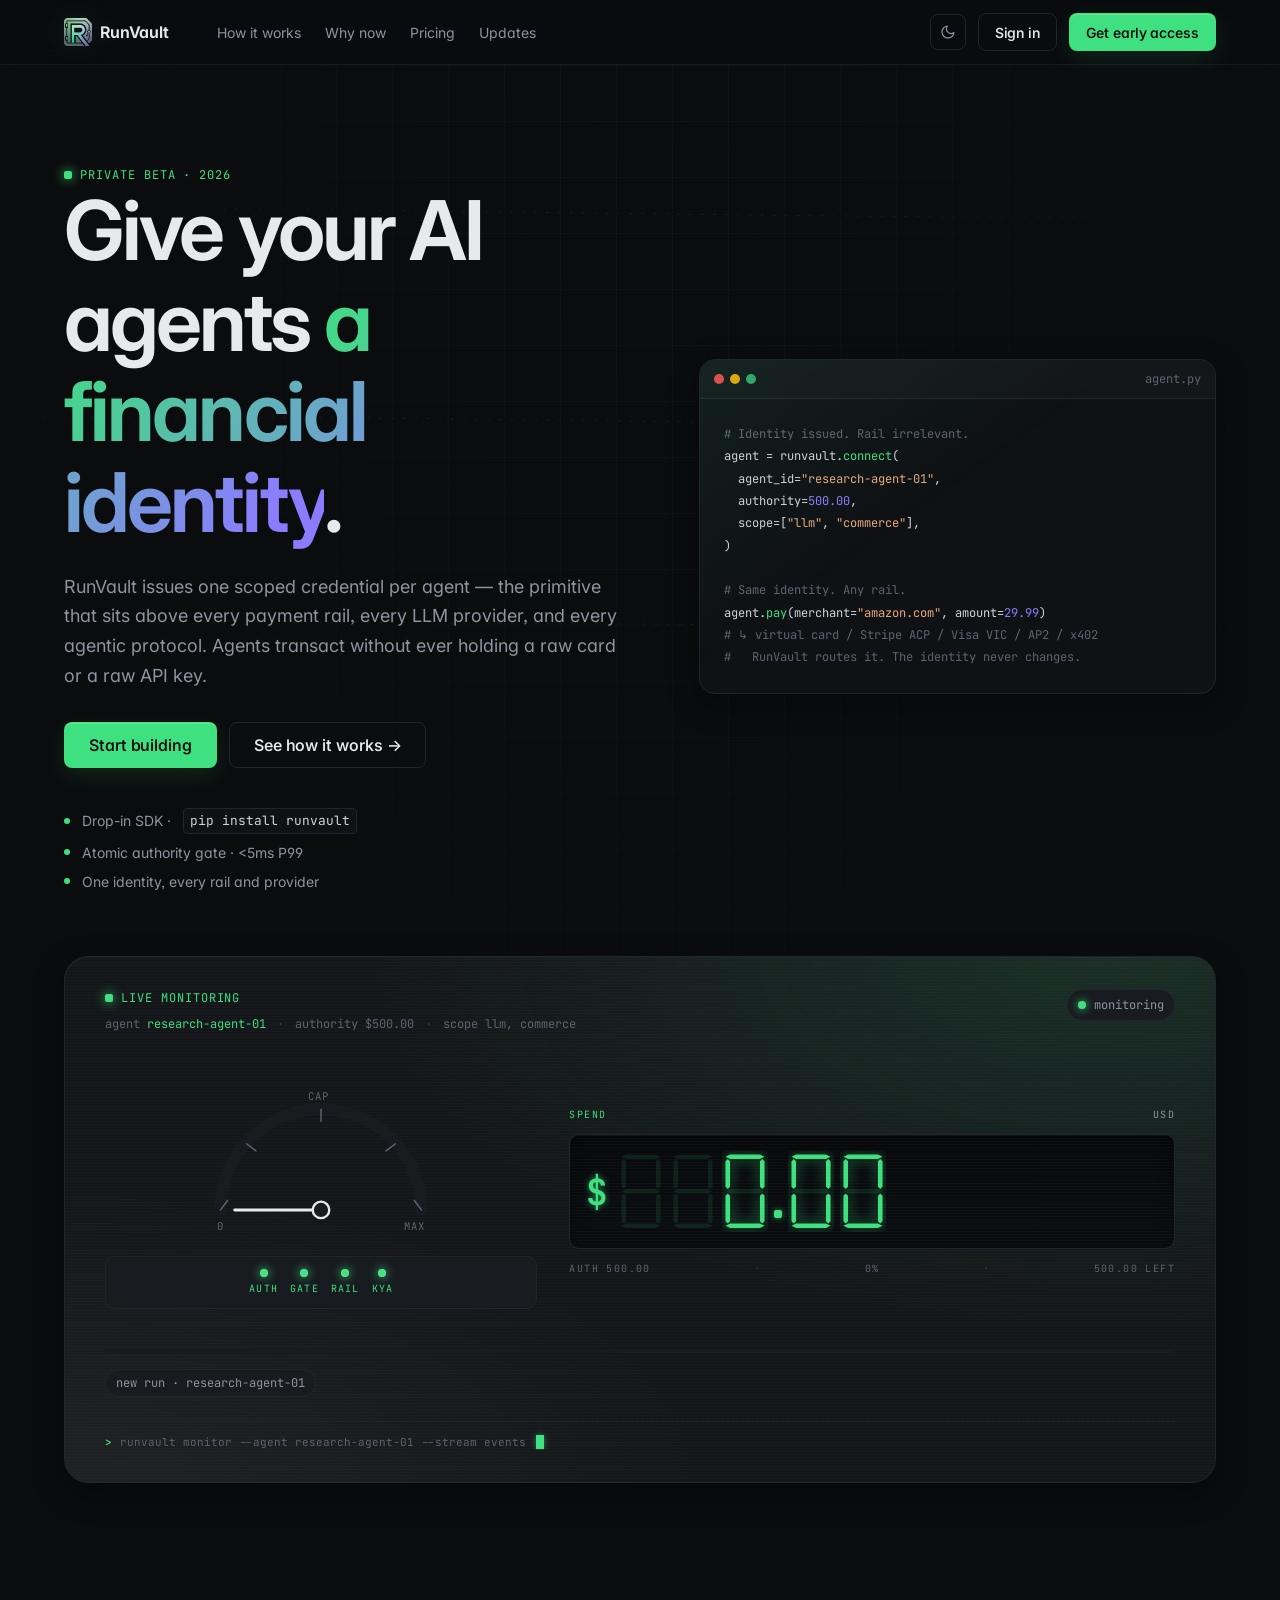
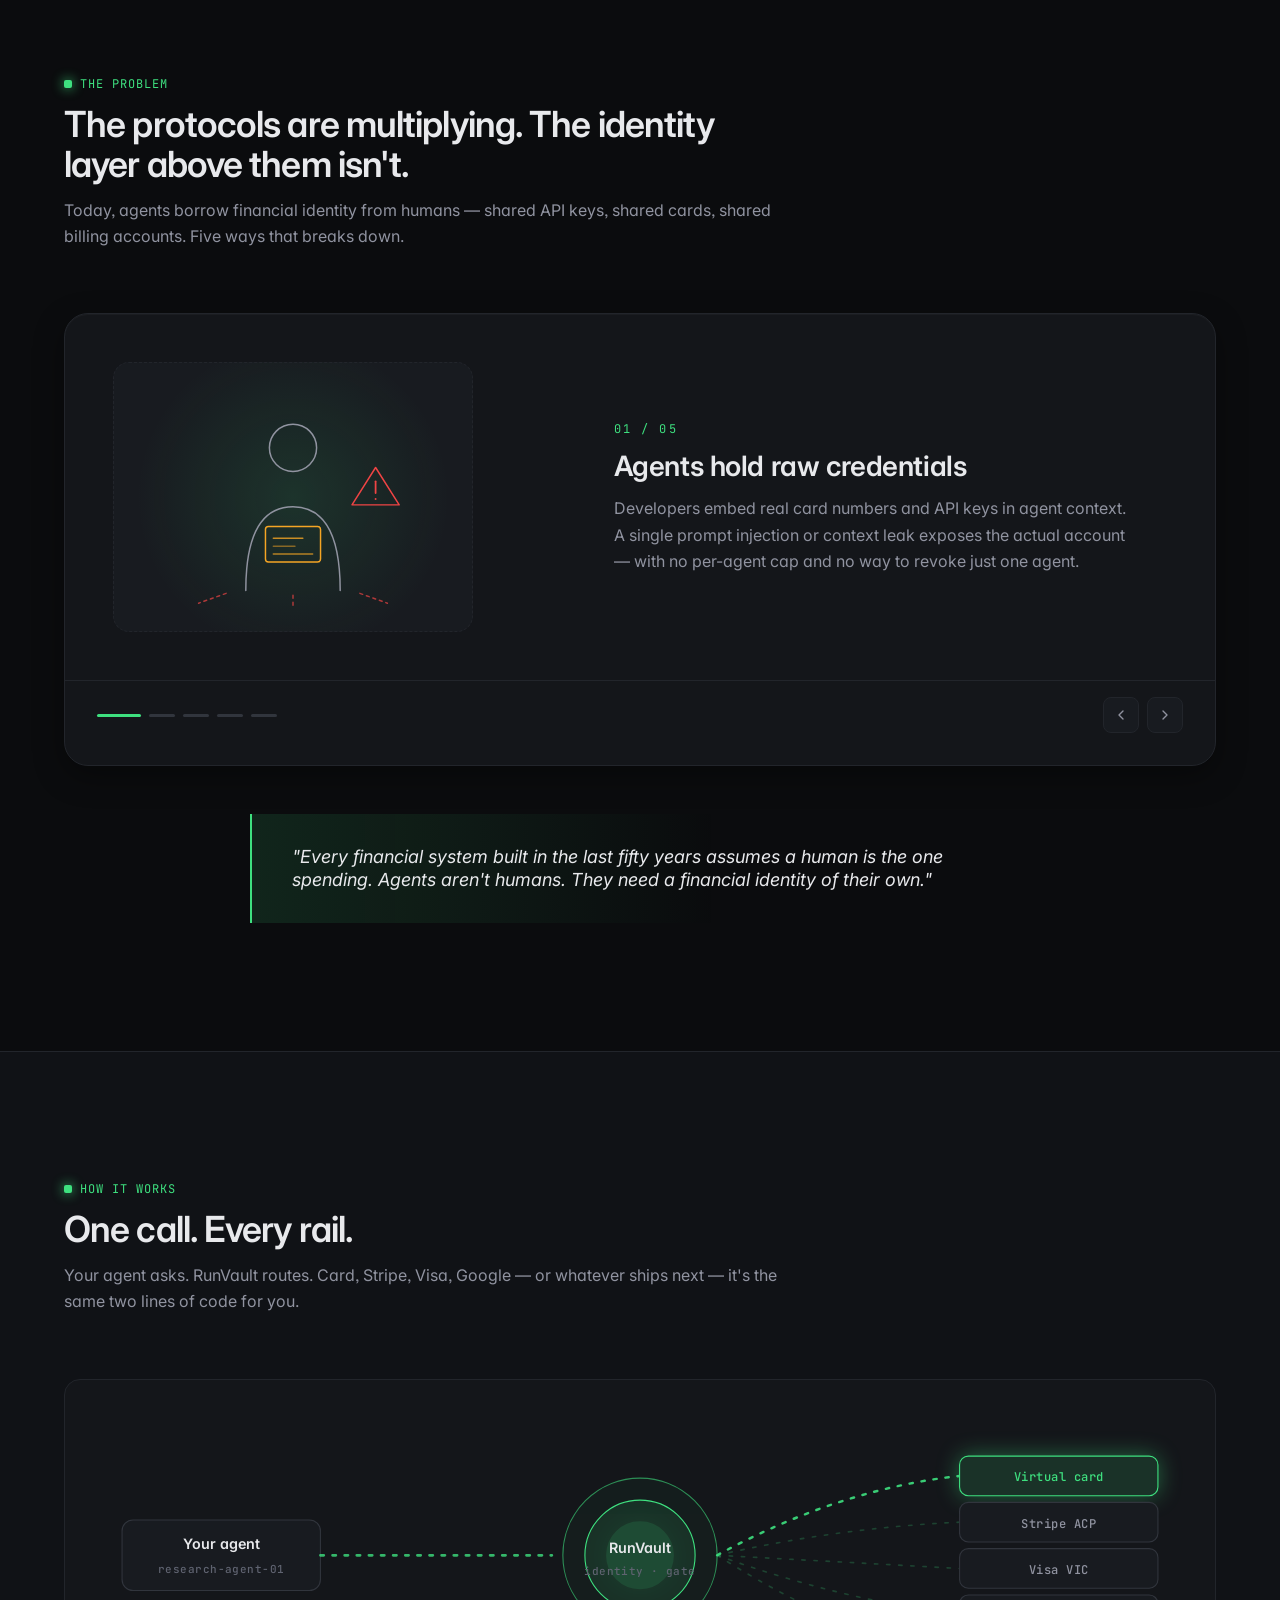
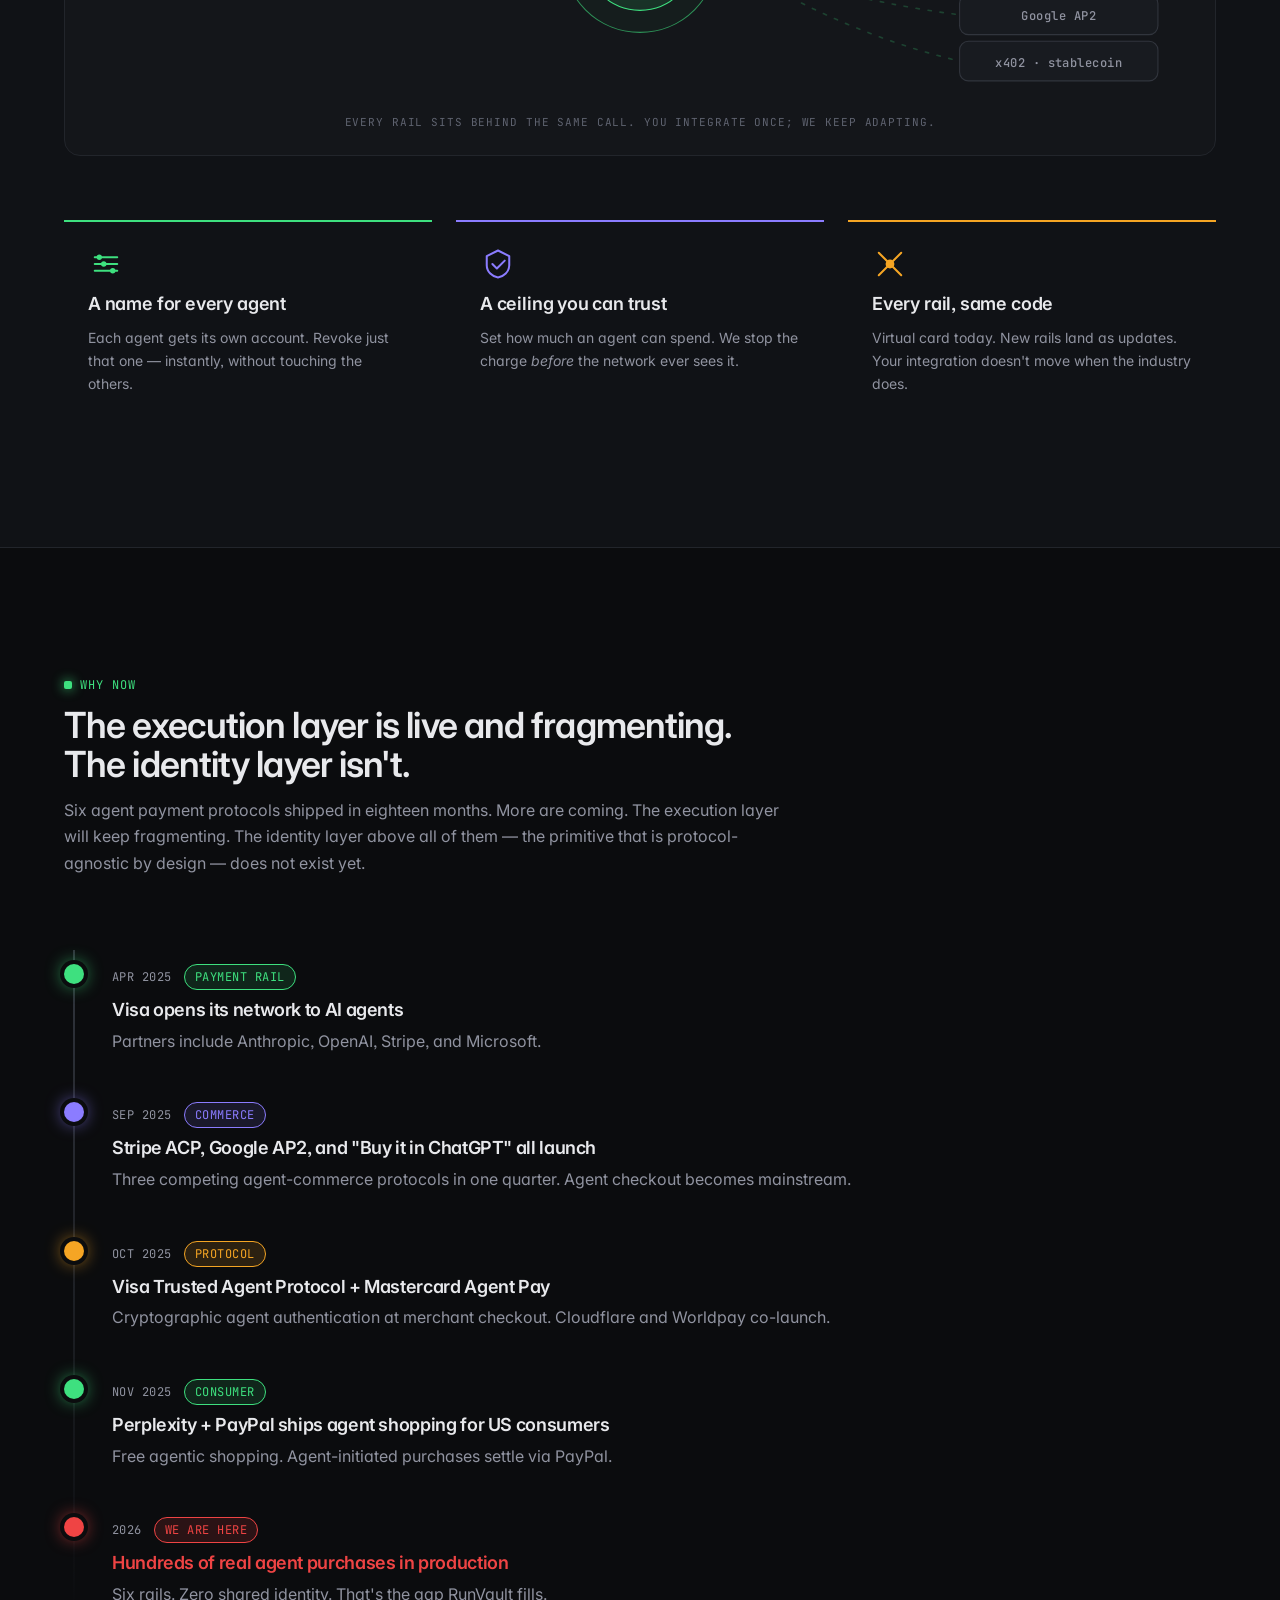
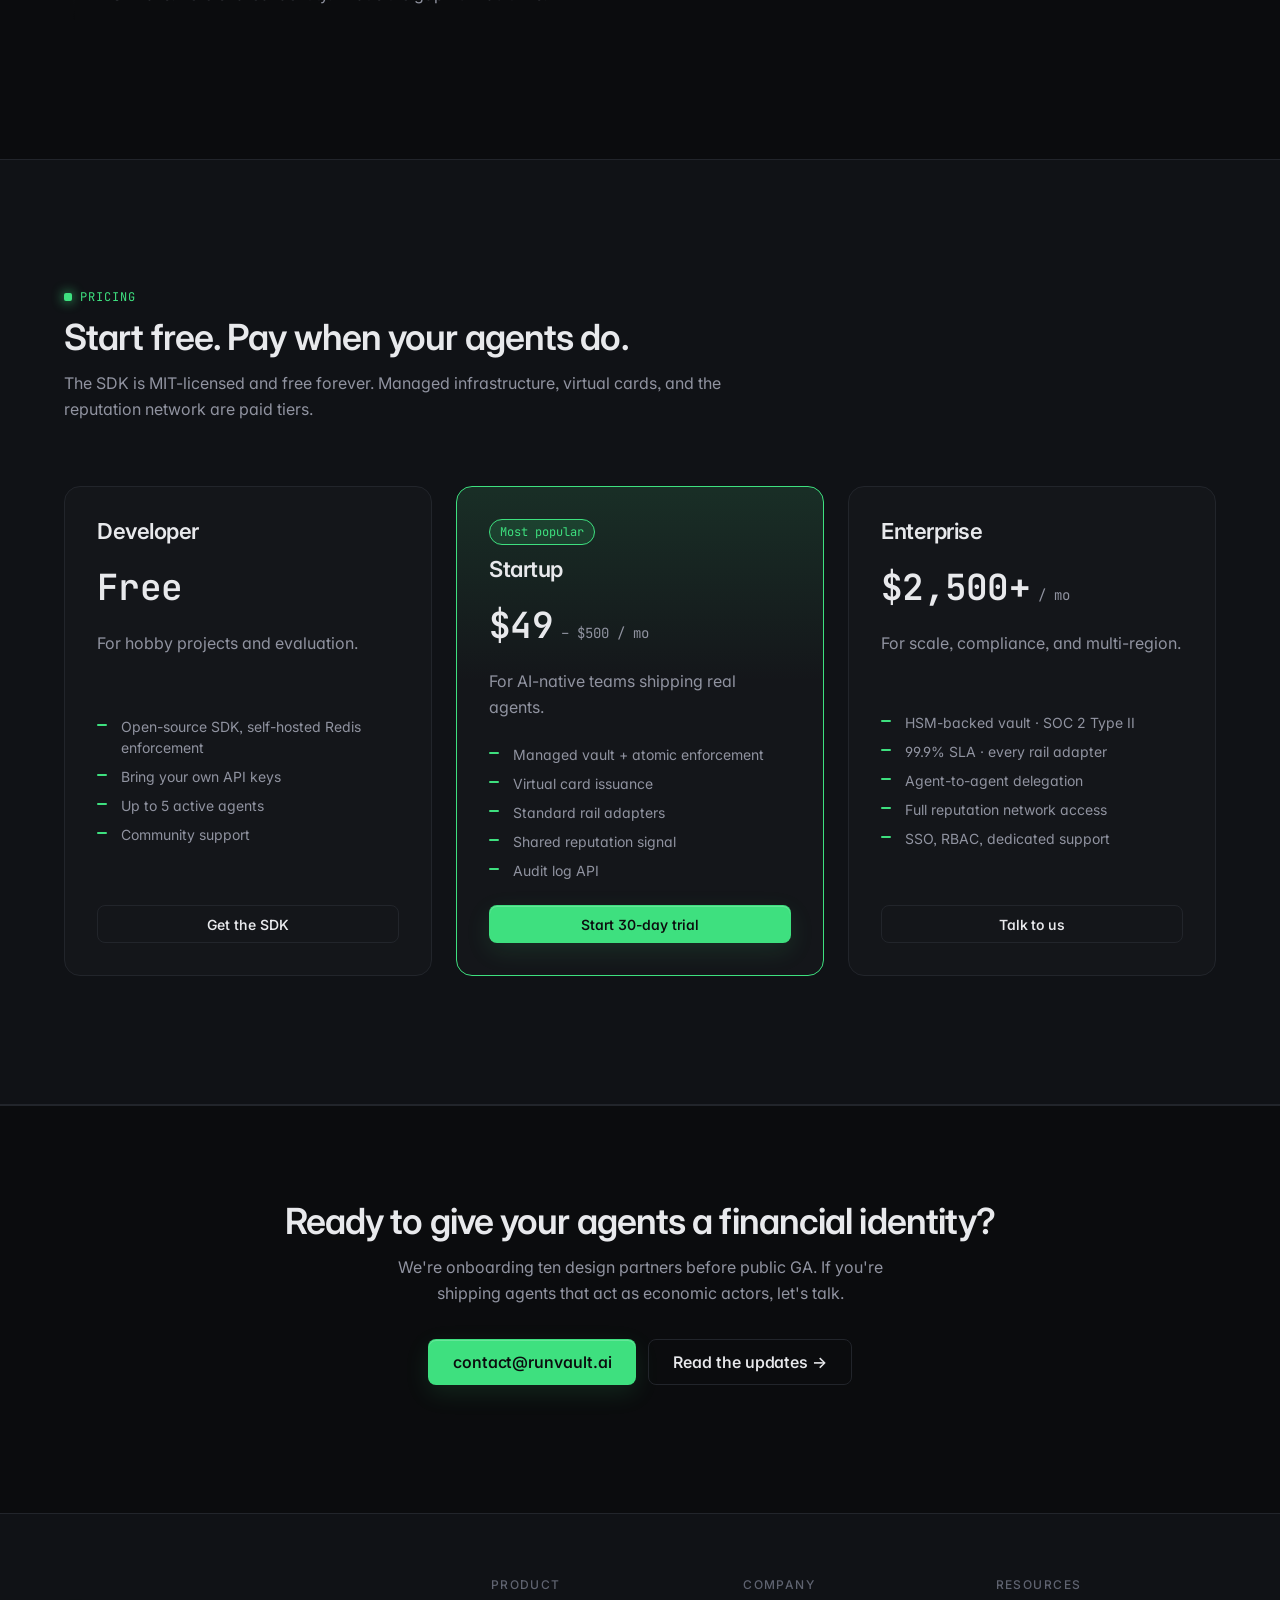
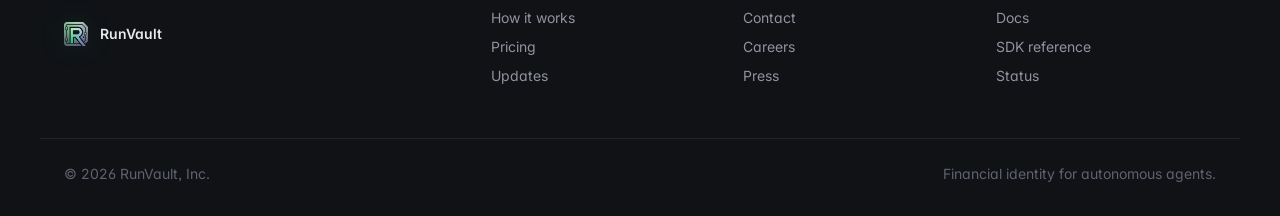
<file: index.html>
<!doctype html>
<html lang="en" data-theme="dark">
  <head>
    <meta charset="utf-8" />
    <meta name="viewport" content="width=device-width, initial-scale=1" />
    <title>RunVault — Financial identity for AI agents</title>
    <meta
      name="description"
      content="RunVault is the financial identity layer for autonomous agents. One scoped credential that sits above every payment rail, every LLM provider, and every agentic protocol — so agents can transact without holding financial secrets."
    />
    <meta name="theme-color" content="#0b0c0e" media="(prefers-color-scheme: dark)" />
    <meta name="theme-color" content="#fafaf8" media="(prefers-color-scheme: light)" />

    <meta property="og:title" content="RunVault — Financial identity for AI agents" />
    <meta
      property="og:description"
      content="The primitive that sits above every payment rail, LLM provider, and agentic protocol — so agents can transact without holding financial secrets."
    />
    <meta property="og:type" content="website" />
    <meta property="og:image" content="assets/apple-touch-icon.png" />

    <link rel="icon" href="assets/favicon.ico" sizes="any" />
    <link rel="icon" href="assets/favicon-32.png" type="image/png" sizes="32x32" />
    <link rel="icon" href="assets/favicon-16.png" type="image/png" sizes="16x16" />
    <link rel="apple-touch-icon" href="assets/apple-touch-icon.png" />

    <link rel="preconnect" href="https://fonts.googleapis.com" />
    <link rel="preconnect" href="https://fonts.gstatic.com" crossorigin />
    <link
      href="https://fonts.googleapis.com/css2?family=Inter:wght@400;500;600;700&family=JetBrains+Mono:wght@400;500;600&display=swap"
      rel="stylesheet"
    />

    <link rel="stylesheet" href="assets/css/tokens.css" />
    <link rel="stylesheet" href="assets/css/base.css" />
    <link rel="stylesheet" href="assets/css/components.css" />
    <link rel="stylesheet" href="assets/css/animations.css" />

    <script>
      // Dark by default. Honor saved preference; otherwise ignore OS and use dark.
      (function () {
        try {
          var saved = localStorage.getItem("runvault:theme");
          document.documentElement.setAttribute("data-theme", saved === "light" ? "light" : "dark");
        } catch (e) {}
      })();
    </script>
  </head>
  <body>
    <svg class="token-flow" aria-hidden="true"></svg>

    <header class="nav" role="banner">
      <div class="container nav-inner">
        <a class="brand" href="/" aria-label="RunVault home">
          <img class="brand-mark" src="assets/logo.png" alt="" width="28" height="28" />
          <span class="brand-name">RunVault</span>
        </a>

        <nav class="nav-links" aria-label="Primary">
          <a href="#how">How it works</a>
          <a href="#why-now">Why now</a>
          <a href="#pricing">Pricing</a>
          <a href="updates.html">Updates</a>
        </nav>

        <div class="nav-actions">
          <button class="theme-toggle" type="button" aria-label="Toggle theme" data-theme-toggle>
            <svg class="icon-sun" viewBox="0 0 24 24" fill="none" stroke="currentColor" stroke-width="1.8" aria-hidden="true">
              <circle cx="12" cy="12" r="4" />
              <path d="M12 2v2M12 20v2M4.93 4.93l1.41 1.41M17.66 17.66l1.41 1.41M2 12h2M20 12h2M4.93 19.07l1.41-1.41M17.66 6.34l1.41-1.41" stroke-linecap="round"/>
            </svg>
            <svg class="icon-moon" viewBox="0 0 24 24" fill="none" stroke="currentColor" stroke-width="1.8" aria-hidden="true">
              <path d="M21 12.8A9 9 0 1 1 11.2 3a7 7 0 0 0 9.8 9.8Z" stroke-linejoin="round"/>
            </svg>
          </button>
          <a class="btn btn-ghost" href="#contact">Sign in</a>
          <a class="btn btn-primary" href="#contact">Get early access</a>
        </div>
      </div>
    </header>

    <main>
      <!-- HERO -->
      <section class="section hero">
        <div class="bg-grid" aria-hidden="true"></div>
        <div class="container hero-grid">
          <div class="hero-copy reveal">
            <span class="eyebrow">Private beta · 2026</span>
            <h1>
              Give your AI agents <span class="hl">a financial identity</span>.
            </h1>
            <p class="hero-sub">
              RunVault issues one scoped credential per agent — the primitive that sits
              above every payment rail, every LLM provider, and every agentic protocol.
              Agents transact without ever holding a raw card or a raw API key.
            </p>
            <div class="hero-cta">
              <a class="btn btn-primary btn-lg" href="#contact">Start building</a>
              <a class="btn btn-ghost btn-lg" href="#how">See how it works →</a>
            </div>

            <ul class="hero-bullets">
              <li><span class="dot"></span> Drop-in SDK · <code>pip install runvault</code></li>
              <li><span class="dot"></span> Atomic authority gate · &lt;5ms P99</li>
              <li><span class="dot"></span> One identity, every rail and provider</li>
            </ul>
          </div>

          <div class="hero-code reveal" aria-hidden="false">
            <div class="code-window">
              <div class="code-header">
                <span class="dot-r"></span><span class="dot-y"></span><span class="dot-g"></span>
                <span class="code-title">agent.py</span>
              </div>
<pre><code><span class="c1"># Identity issued. Rail irrelevant.</span>
agent = runvault.<span class="fn">connect</span>(
  agent_id=<span class="s">"research-agent-01"</span>,
  authority=<span class="n">500.00</span>,
  scope=[<span class="s">"llm"</span>, <span class="s">"commerce"</span>],
)

<span class="c1"># Same identity. Any rail.</span>
agent.<span class="fn">pay</span>(merchant=<span class="s">"amazon.com"</span>, amount=<span class="n">29.99</span>)
<span class="c1"># ↳ virtual card / Stripe ACP / Visa VIC / AP2 / x402</span>
<span class="c1">#   RunVault routes it. The identity never changes.</span></code></pre>
            </div>
          </div>
        </div>

        <!-- MONITOR WIDGET -->
        <div class="container">
          <div class="monitor reveal" data-money-counter>
            <div class="monitor-head">
              <div class="monitor-label">
                <span class="eyebrow" style="margin:0">Live monitoring</span>
                <p class="mono faint monitor-agent">
                  agent <span class="accent">research-agent-01</span>
                  <span class="sep">·</span>
                  authority <span>$500.00</span>
                  <span class="sep">·</span>
                  scope llm, commerce
                </p>
              </div>
              <div class="monitor-status" data-counter-status>
                <span class="counter-pulse" aria-hidden="true"></span>
                <span class="counter-status-text">monitoring</span>
              </div>
            </div>

            <div class="monitor-main">
              <div class="monitor-left">
                <svg class="gauge" viewBox="0 0 220 140" data-gauge aria-hidden="true">
                  <defs>
                    <linearGradient id="gaugeGrad" x1="0%" y1="0%" x2="100%" y2="0%">
                      <stop offset="0%"  stop-color="var(--accent)" />
                      <stop offset="55%" stop-color="var(--accent)" />
                      <stop offset="80%" stop-color="var(--warn)" />
                      <stop offset="100%" stop-color="var(--danger)" />
                    </linearGradient>
                  </defs>
                  <path class="gauge-bg" d="M 25 115 A 85 85 0 0 1 195 115" />
                  <path class="gauge-fg" d="M 25 115 A 85 85 0 0 1 195 115" data-gauge-fg />
                  <g class="gauge-ticks">
                    <line x1="25" y1="115" x2="31" y2="107" />
                    <line x1="47" y1="59" x2="55" y2="65" />
                    <line x1="110" y1="30" x2="110" y2="40" />
                    <line x1="173" y1="59" x2="165" y2="65" />
                    <line x1="195" y1="115" x2="189" y2="107" />
                  </g>
                  <g class="gauge-needle" data-gauge-needle transform="rotate(-90 110 115)">
                    <line x1="110" y1="115" x2="110" y2="42" />
                    <circle cx="110" cy="115" r="7" />
                  </g>
                  <text class="gauge-label" x="22" y="132">0</text>
                  <text class="gauge-label" x="108" y="22" text-anchor="middle">CAP</text>
                  <text class="gauge-label" x="198" y="132" text-anchor="end">MAX</text>
                </svg>

                <div class="indicator-strip" role="group" aria-label="System indicators">
                  <div class="indicator" data-indicator="auth"><span class="led"></span><span class="led-label">AUTH</span></div>
                  <div class="indicator" data-indicator="gate"><span class="led"></span><span class="led-label">GATE</span></div>
                  <div class="indicator" data-indicator="rail"><span class="led"></span><span class="led-label">RAIL</span></div>
                  <div class="indicator" data-indicator="kya"><span class="led"></span><span class="led-label">KYA</span></div>
                </div>
              </div>

              <div class="monitor-right">
                <div class="readout-head">
                  <span class="readout-tag mono">SPEND</span>
                  <span class="readout-unit mono">USD</span>
                </div>
                <div class="seg-display" data-seg-display aria-hidden="true"></div>
                <div class="readout-foot mono faint">
                  <span>AUTH 500.00</span>
                  <span class="sep">·</span>
                  <span data-readout-pct>0%</span>
                  <span class="sep">·</span>
                  <span data-readout-remaining>500.00 LEFT</span>
                </div>
              </div>
            </div>

            <div class="counter-bar" aria-hidden="true">
              <div class="counter-bar-fill" data-counter-bar></div>
            </div>

            <div class="counter-events" data-counter-events aria-live="polite"></div>

            <div class="monitor-console" aria-hidden="true">
              <span class="prompt mono">&gt;</span>
              <span class="cmd mono" data-console>runvault monitor --agent research-agent-01 --stream events</span>
              <span class="cursor"></span>
            </div>
          </div>
        </div>
      </section>

      <!-- PROBLEM CAROUSEL -->
      <section class="section" id="problem">
        <div class="container">
          <div class="section-head reveal">
            <span class="eyebrow">The problem</span>
            <h2>The protocols are multiplying. The identity layer above them isn't.</h2>
            <p class="muted">
              Today, agents borrow financial identity from humans — shared API keys,
              shared cards, shared billing accounts. Five ways that breaks down.
            </p>
          </div>

          <div class="carousel reveal" data-carousel aria-roledescription="carousel" aria-label="Five reasons the current setup breaks" tabindex="0">
            <div class="carousel-viewport">
              <div class="carousel-track" data-carousel-track>
                <!-- Slide 01 -->
                <article class="carousel-slide" data-slide="0" aria-roledescription="slide">
                  <div class="slide-art">
                    <svg viewBox="0 0 320 240" fill="none" stroke="currentColor" stroke-width="1.5" stroke-linecap="round" stroke-linejoin="round" aria-hidden="true">
                      <circle cx="160" cy="70" r="24" />
                      <path d="M 112 215 Q 112 130 160 130 Q 208 130 208 215" />
                      <rect x="132" y="150" width="56" height="36" rx="3" style="stroke: var(--warn)" />
                      <line x1="140" y1="162" x2="170" y2="162" style="stroke: var(--warn); opacity: 0.8" />
                      <line x1="140" y1="170" x2="162" y2="170" style="stroke: var(--warn); opacity: 0.5" />
                      <line x1="140" y1="178" x2="180" y2="178" style="stroke: var(--warn); opacity: 0.7" />
                      <path d="M 92 218 L 64 228" stroke-dasharray="3 4" style="stroke: var(--danger); opacity: 0.7" />
                      <path d="M 228 218 L 256 228" stroke-dasharray="3 4" style="stroke: var(--danger); opacity: 0.7" />
                      <path d="M 160 220 L 160 232" stroke-dasharray="3 4" style="stroke: var(--danger); opacity: 0.7" />
                      <path d="M 244 90 L 268 128 L 220 128 Z" style="stroke: var(--danger)" />
                      <line x1="244" y1="104" x2="244" y2="116" style="stroke: var(--danger)" stroke-width="1.8" />
                      <circle cx="244" cy="122" r="1" fill="var(--danger)" stroke="none" />
                    </svg>
                  </div>
                  <div class="slide-body">
                    <span class="slide-num mono">01 / 05</span>
                    <h3>Agents hold raw credentials</h3>
                    <p>Developers embed real card numbers and API keys in agent context. A single prompt injection or context leak exposes the actual account — with no per-agent cap and no way to revoke just one agent.</p>
                  </div>
                </article>

                <!-- Slide 02 -->
                <article class="carousel-slide" data-slide="1" aria-roledescription="slide">
                  <div class="slide-art">
                    <svg viewBox="0 0 320 240" fill="none" stroke="currentColor" stroke-width="1.5" stroke-linecap="round" stroke-linejoin="round" aria-hidden="true">
                      <rect x="22"  y="55"  width="36" height="155" rx="3" />
                      <rect x="70"  y="85"  width="36" height="125" rx="3" />
                      <rect x="118" y="45"  width="36" height="165" rx="3" />
                      <rect x="166" y="75"  width="36" height="135" rx="3" />
                      <rect x="214" y="65"  width="36" height="145" rx="3" />
                      <rect x="262" y="95"  width="36" height="115" rx="3" />
                      <text x="24" y="50" font-family="JetBrains Mono, monospace" font-size="8" stroke="none" fill="currentColor" opacity="0.55">ACP</text>
                      <text x="72" y="80" font-family="JetBrains Mono, monospace" font-size="8" stroke="none" fill="currentColor" opacity="0.55">AP2</text>
                      <text x="120" y="40" font-family="JetBrains Mono, monospace" font-size="8" stroke="none" fill="currentColor" opacity="0.55">VIC</text>
                      <text x="168" y="70" font-family="JetBrains Mono, monospace" font-size="8" stroke="none" fill="currentColor" opacity="0.55">TAP</text>
                      <text x="216" y="60" font-family="JetBrains Mono, monospace" font-size="8" stroke="none" fill="currentColor" opacity="0.55">KYAPay</text>
                      <text x="264" y="90" font-family="JetBrains Mono, monospace" font-size="8" stroke="none" fill="currentColor" opacity="0.55">x402</text>
                      <g style="stroke: var(--danger)" stroke-width="1.5">
                        <path d="M 60 140 l 10 0 M 65 135 l 0 10" />
                        <path d="M 108 140 l 10 0 M 113 135 l 0 10" />
                        <path d="M 156 140 l 10 0 M 161 135 l 0 10" />
                        <path d="M 204 140 l 10 0 M 209 135 l 0 10" />
                        <path d="M 252 140 l 10 0 M 257 135 l 0 10" />
                      </g>
                      <line x1="10" y1="210" x2="310" y2="210" opacity="0.4" />
                    </svg>
                  </div>
                  <div class="slide-body">
                    <span class="slide-num mono">02 / 05</span>
                    <h3>Six protocols, six silos</h3>
                    <p>ACP, AP2, TAP, Agent Pay, KYAPay, x402 — each one solves a slice of the execution layer with its own registration and credential format. There is no unified identity above any of them.</p>
                  </div>
                </article>

                <!-- Slide 03 -->
                <article class="carousel-slide" data-slide="2" aria-roledescription="slide">
                  <div class="slide-art">
                    <svg viewBox="0 0 320 240" fill="none" stroke="currentColor" stroke-width="1.5" stroke-linecap="round" stroke-linejoin="round" aria-hidden="true">
                      <!-- gate frame -->
                      <line x1="78" y1="40" x2="78" y2="210" />
                      <line x1="242" y1="40" x2="242" y2="210" />
                      <line x1="58" y1="40" x2="262" y2="40" />
                      <!-- bars (broken) -->
                      <line x1="100" y1="50" x2="100" y2="130" />
                      <line x1="130" y1="50" x2="130" y2="170" />
                      <line x1="190" y1="50" x2="190" y2="100" />
                      <line x1="220" y1="50" x2="220" y2="150" />
                      <!-- flow of $ through the gap -->
                      <g stroke="none" fill="var(--warn)" font-family="JetBrains Mono, monospace" font-weight="700" font-size="18">
                        <text x="148" y="110">$</text>
                        <text x="172" y="138">$</text>
                        <text x="156" y="170">$</text>
                        <text x="188" y="195">$</text>
                        <text x="132" y="200">$</text>
                      </g>
                      <g opacity="0.4">
                        <line x1="140" y1="118" x2="170" y2="118" />
                        <line x1="140" y1="148" x2="175" y2="148" />
                        <line x1="140" y1="180" x2="170" y2="180" />
                      </g>
                    </svg>
                  </div>
                  <div class="slide-body">
                    <span class="slide-num mono">03 / 05</span>
                    <h3>Budget checks happen after the charge</h3>
                    <p>Payment networks authorise <em>after</em> the transaction is submitted. Concurrent agents race each other and collectively overspend before any check fires.</p>
                  </div>
                </article>

                <!-- Slide 04 -->
                <article class="carousel-slide" data-slide="3" aria-roledescription="slide">
                  <div class="slide-art">
                    <svg viewBox="0 0 320 240" fill="none" stroke="currentColor" stroke-width="1.5" stroke-linecap="round" stroke-linejoin="round" aria-hidden="true">
                      <!-- left panel: bars -->
                      <rect x="18" y="40" width="130" height="165" rx="6" />
                      <text x="28" y="60" font-family="JetBrains Mono, monospace" font-size="9" stroke="none" fill="currentColor" opacity="0.65">LLM SPEND</text>
                      <rect x="28"  y="120" width="20" height="65" stroke="none" fill="currentColor" opacity="0.35" />
                      <rect x="58"  y="90"  width="20" height="95" stroke="none" fill="currentColor" opacity="0.55" />
                      <rect x="88"  y="140" width="20" height="45" stroke="none" fill="currentColor" opacity="0.3" />
                      <rect x="118" y="110" width="20" height="75" stroke="none" fill="currentColor" opacity="0.45" />
                      <line x1="24" y1="188" x2="144" y2="188" opacity="0.5" />
                      <!-- right panel: pie -->
                      <rect x="172" y="40" width="130" height="165" rx="6" />
                      <text x="182" y="60" font-family="JetBrains Mono, monospace" font-size="9" stroke="none" fill="currentColor" opacity="0.65">PURCHASES</text>
                      <circle cx="237" cy="135" r="40" opacity="0.6" />
                      <path d="M 237 135 L 237 95 A 40 40 0 0 1 271 155 Z" stroke="none" fill="currentColor" opacity="0.45" />
                      <path d="M 237 135 L 271 155 A 40 40 0 0 1 207 152 Z" stroke="none" fill="currentColor" opacity="0.25" />
                      <!-- broken connector -->
                      <g style="stroke: var(--danger)" stroke-width="1.5">
                        <line x1="153" y1="122" x2="166" y2="122" />
                        <line x1="157" y1="116" x2="157" y2="128" />
                      </g>
                    </svg>
                  </div>
                  <div class="slide-body">
                    <span class="slide-num mono">04 / 05</span>
                    <h3>LLM spend and purchase spend live in different systems</h3>
                    <p>An agent can be well within its Claude budget while dramatically overspending on purchases. No single view of what an agent actually cost you.</p>
                  </div>
                </article>

                <!-- Slide 05 -->
                <article class="carousel-slide" data-slide="4" aria-roledescription="slide">
                  <div class="slide-art">
                    <svg viewBox="0 0 320 240" fill="none" stroke="currentColor" stroke-width="1.5" stroke-linecap="round" stroke-linejoin="round" aria-hidden="true">
                      <rect x="18"  y="55" width="88" height="130" rx="6" />
                      <rect x="114" y="55" width="88" height="130" rx="6" style="stroke: var(--accent)" />
                      <rect x="210" y="55" width="88" height="130" rx="6" />
                      <text x="28"  y="75" font-family="JetBrains Mono, monospace" font-size="9" stroke="none" fill="currentColor" opacity="0.6">VISA</text>
                      <text x="124" y="75" font-family="JetBrains Mono, monospace" font-size="9" stroke="none" fill="var(--accent)" opacity="0.9">STRIPE</text>
                      <text x="220" y="75" font-family="JetBrains Mono, monospace" font-size="9" stroke="none" fill="currentColor" opacity="0.6">MC</text>
                      <!-- stamp in the middle -->
                      <circle cx="158" cy="125" r="28" style="stroke: var(--accent)" stroke-width="2" />
                      <text x="158" y="124" font-family="JetBrains Mono, monospace" font-size="9" font-weight="700" stroke="none" fill="var(--accent)" text-anchor="middle">AGENT</text>
                      <text x="158" y="137" font-family="JetBrains Mono, monospace" font-size="6.5" stroke="none" fill="var(--accent)" text-anchor="middle" opacity="0.8">RISK 12</text>
                      <!-- question marks on sides -->
                      <text x="62"  y="135" font-family="JetBrains Mono, monospace" font-size="28" stroke="none" fill="currentColor" opacity="0.35" text-anchor="middle">?</text>
                      <text x="254" y="135" font-family="JetBrains Mono, monospace" font-size="28" stroke="none" fill="currentColor" opacity="0.35" text-anchor="middle">?</text>
                    </svg>
                  </div>
                  <div class="slide-body">
                    <span class="slide-num mono">05 / 05</span>
                    <h3>A bad agent on one rail looks fine on the next</h3>
                    <p>Reputation doesn't follow the agent. A behavioural profile built on one rail is invisible on every other, so merchants can't screen agents before fulfilling a high-value order.</p>
                  </div>
                </article>
              </div>
            </div>

            <div class="carousel-controls">
              <div class="carousel-dots" data-carousel-dots role="tablist" aria-label="Select problem"></div>
              <div class="carousel-buttons">
                <button class="carousel-btn" data-carousel-prev type="button" aria-label="Previous problem">
                  <svg viewBox="0 0 24 24" width="16" height="16" fill="none" stroke="currentColor" stroke-width="2" stroke-linecap="round" stroke-linejoin="round" aria-hidden="true"><path d="M15 18l-6-6 6-6"/></svg>
                </button>
                <button class="carousel-btn" data-carousel-next type="button" aria-label="Next problem">
                  <svg viewBox="0 0 24 24" width="16" height="16" fill="none" stroke="currentColor" stroke-width="2" stroke-linecap="round" stroke-linejoin="round" aria-hidden="true"><path d="M9 18l6-6-6-6"/></svg>
                </button>
              </div>
            </div>
          </div>

          <blockquote class="problem-quote reveal">
            "Every financial system built in the last fifty years assumes a human is
            the one spending. Agents aren't humans. They need a financial identity of their own."
          </blockquote>
        </div>
      </section>

      <!-- HOW IT WORKS -->
      <section class="section section-alt" id="how">
        <div class="container">
          <div class="section-head reveal">
            <span class="eyebrow">How it works</span>
            <h2>One call. Every rail.</h2>
            <p class="muted">
              Your agent asks. RunVault routes. Card, Stripe, Visa, Google — or
              whatever ships next — it's the same two lines of code for you.
            </p>
          </div>

          <figure class="flow reveal" data-flow aria-label="How RunVault routes an agent's spend across rails">
            <svg class="flow-svg" viewBox="0 0 1000 260" preserveAspectRatio="xMidYMid meet" aria-hidden="true">
              <!-- Agent box -->
              <g class="flow-agent">
                <rect x="30" y="98" width="180" height="64" rx="10" />
                <text x="120" y="124" text-anchor="middle" class="flow-title">Your agent</text>
                <text x="120" y="146" text-anchor="middle" class="flow-sub">research-agent-01</text>
              </g>

              <!-- Main pipe: agent → hub -->
              <path class="flow-pipe flow-pipe-main" d="M 210 130 L 420 130" />

              <!-- RunVault hub -->
              <g class="flow-hub">
                <circle class="hub-outer" cx="500" cy="130" r="70" />
                <circle class="hub-mid"   cx="500" cy="130" r="50" />
                <circle class="hub-core"  cx="500" cy="130" r="30" />
                <text x="500" y="128" text-anchor="middle" class="flow-title">RunVault</text>
                <text x="500" y="148" text-anchor="middle" class="flow-sub">identity · gate</text>
              </g>

              <!-- Branch pipes: hub → each rail -->
              <path class="flow-pipe flow-branch" data-rail="0" d="M 570 130 Q 680 70  790 58" />
              <path class="flow-pipe flow-branch" data-rail="1" d="M 570 130 Q 680 105 790 100" />
              <path class="flow-pipe flow-branch" data-rail="2" d="M 570 130 L 790 142" />
              <path class="flow-pipe flow-branch" data-rail="3" d="M 570 130 Q 680 170 790 184" />
              <path class="flow-pipe flow-branch" data-rail="4" d="M 570 130 Q 680 200 790 226" />

              <!-- Rails -->
              <g class="flow-rails">
                <g class="flow-rail" data-rail="0">
                  <rect x="790" y="40"  width="180" height="36" rx="8" />
                  <text x="880" y="63" text-anchor="middle">Virtual card</text>
                </g>
                <g class="flow-rail" data-rail="1">
                  <rect x="790" y="82"  width="180" height="36" rx="8" />
                  <text x="880" y="105" text-anchor="middle">Stripe ACP</text>
                </g>
                <g class="flow-rail" data-rail="2">
                  <rect x="790" y="124" width="180" height="36" rx="8" />
                  <text x="880" y="147" text-anchor="middle">Visa VIC</text>
                </g>
                <g class="flow-rail" data-rail="3">
                  <rect x="790" y="166" width="180" height="36" rx="8" />
                  <text x="880" y="189" text-anchor="middle">Google AP2</text>
                </g>
                <g class="flow-rail" data-rail="4">
                  <rect x="790" y="208" width="180" height="36" rx="8" />
                  <text x="880" y="231" text-anchor="middle">x402 · stablecoin</text>
                </g>
              </g>
            </svg>

            <figcaption class="flow-caption mono faint">
              Every rail sits behind the same call. You integrate once; we keep adapting.
            </figcaption>
          </figure>

          <div class="flow-steps reveal">
            <div class="flow-step">
              <div class="flow-step-icon" aria-hidden="true">
                <svg viewBox="0 0 32 32" fill="none" stroke="currentColor" stroke-width="1.8" stroke-linecap="round" stroke-linejoin="round">
                  <path d="M6 10h20M6 16h20M6 22h20"/>
                  <circle cx="10" cy="10" r="1.5" fill="currentColor"/>
                  <circle cx="14" cy="16" r="1.5" fill="currentColor"/>
                  <circle cx="22" cy="22" r="1.5" fill="currentColor"/>
                </svg>
              </div>
              <h3>A name for every agent</h3>
              <p>Each agent gets its own account. Revoke just that one — instantly, without touching the others.</p>
            </div>

            <div class="flow-step">
              <div class="flow-step-icon" aria-hidden="true">
                <svg viewBox="0 0 32 32" fill="none" stroke="currentColor" stroke-width="1.8" stroke-linecap="round" stroke-linejoin="round">
                  <path d="M16 4 L26 9 V17 C26 23 21 27 16 28 C11 27 6 23 6 17 V9 Z"/>
                  <path d="M11 16 L15 20 L22 13"/>
                </svg>
              </div>
              <h3>A ceiling you can trust</h3>
              <p>Set how much an agent can spend. We stop the charge <em>before</em> the network ever sees it.</p>
            </div>

            <div class="flow-step">
              <div class="flow-step-icon" aria-hidden="true">
                <svg viewBox="0 0 32 32" fill="none" stroke="currentColor" stroke-width="1.8" stroke-linecap="round" stroke-linejoin="round">
                  <circle cx="16" cy="16" r="3" fill="currentColor"/>
                  <path d="M16 16 L6 6"/>
                  <path d="M16 16 L26 6"/>
                  <path d="M16 16 L6 26"/>
                  <path d="M16 16 L26 26"/>
                </svg>
              </div>
              <h3>Every rail, same code</h3>
              <p>Virtual card today. New rails land as updates. Your integration doesn't move when the industry does.</p>
            </div>
          </div>
        </div>
      </section>

      <!-- WHY NOW -->
      <section class="section" id="why-now">
        <div class="container">
          <div class="section-head reveal">
            <span class="eyebrow">Why now</span>
            <h2>The execution layer is live and fragmenting. The identity layer isn't.</h2>
            <p class="muted">
              Six agent payment protocols shipped in eighteen months. More are coming.
              The execution layer will keep fragmenting. The identity layer above all
              of them — the primitive that is protocol-agnostic by design — does not
              exist yet.
            </p>
          </div>

          <ol class="timeline">
            <li class="timeline-item reveal">
              <span class="timeline-dot" style="--dot: var(--accent)"></span>
              <div class="timeline-meta">
                <time>Apr 2025</time>
                <span class="chip">Payment rail</span>
              </div>
              <h3>Visa opens its network to AI agents</h3>
              <p>Partners include Anthropic, OpenAI, Stripe, and Microsoft.</p>
            </li>
            <li class="timeline-item reveal">
              <span class="timeline-dot" style="--dot: var(--violet)"></span>
              <div class="timeline-meta">
                <time>Sep 2025</time>
                <span class="chip chip-violet">Commerce</span>
              </div>
              <h3>Stripe ACP, Google AP2, and "Buy it in ChatGPT" all launch</h3>
              <p>Three competing agent-commerce protocols in one quarter. Agent checkout becomes mainstream.</p>
            </li>
            <li class="timeline-item reveal">
              <span class="timeline-dot" style="--dot: var(--warn)"></span>
              <div class="timeline-meta">
                <time>Oct 2025</time>
                <span class="chip chip-warn">Protocol</span>
              </div>
              <h3>Visa Trusted Agent Protocol + Mastercard Agent Pay</h3>
              <p>Cryptographic agent authentication at merchant checkout. Cloudflare and Worldpay co-launch.</p>
            </li>
            <li class="timeline-item reveal">
              <span class="timeline-dot" style="--dot: var(--accent)"></span>
              <div class="timeline-meta">
                <time>Nov 2025</time>
                <span class="chip">Consumer</span>
              </div>
              <h3>Perplexity + PayPal ships agent shopping for US consumers</h3>
              <p>Free agentic shopping. Agent-initiated purchases settle via PayPal.</p>
            </li>
            <li class="timeline-item timeline-item-now reveal">
              <span class="timeline-dot" style="--dot: var(--danger)"></span>
              <div class="timeline-meta">
                <time>2026</time>
                <span class="chip chip-danger">We are here</span>
              </div>
              <h3>Hundreds of real agent purchases in production</h3>
              <p>Six rails. Zero shared identity. That's the gap RunVault fills.</p>
            </li>
          </ol>
        </div>
      </section>

      <!-- PRICING -->
      <section class="section section-alt" id="pricing">
        <div class="container">
          <div class="section-head reveal">
            <span class="eyebrow">Pricing</span>
            <h2>Start free. Pay when your agents do.</h2>
            <p class="muted">
              The SDK is MIT-licensed and free forever. Managed infrastructure, virtual cards,
              and the reputation network are paid tiers.
            </p>
          </div>

          <div class="grid grid-3 pricing-grid">
            <article class="card plan reveal">
              <header>
                <h3>Developer</h3>
                <div class="price"><span class="amount">Free</span></div>
                <p class="muted">For hobby projects and evaluation.</p>
              </header>
              <ul class="plan-list">
                <li>Open-source SDK, self-hosted Redis enforcement</li>
                <li>Bring your own API keys</li>
                <li>Up to 5 active agents</li>
                <li>Community support</li>
              </ul>
              <a class="btn btn-ghost" href="#contact">Get the SDK</a>
            </article>

            <article class="card plan plan-feature reveal">
              <header>
                <span class="chip chip-accent">Most popular</span>
                <h3>Startup</h3>
                <div class="price">
                  <span class="amount">$49</span>
                  <span class="price-range">– $500 / mo</span>
                </div>
                <p class="muted">For AI-native teams shipping real agents.</p>
              </header>
              <ul class="plan-list">
                <li>Managed vault + atomic enforcement</li>
                <li>Virtual card issuance</li>
                <li>Standard rail adapters</li>
                <li>Shared reputation signal</li>
                <li>Audit log API</li>
              </ul>
              <a class="btn btn-primary" href="#contact">Start 30-day trial</a>
            </article>

            <article class="card plan reveal">
              <header>
                <h3>Enterprise</h3>
                <div class="price">
                  <span class="amount">$2,500+</span>
                  <span class="price-range">/ mo</span>
                </div>
                <p class="muted">For scale, compliance, and multi-region.</p>
              </header>
              <ul class="plan-list">
                <li>HSM-backed vault · SOC 2 Type II</li>
                <li>99.9% SLA · every rail adapter</li>
                <li>Agent-to-agent delegation</li>
                <li>Full reputation network access</li>
                <li>SSO, RBAC, dedicated support</li>
              </ul>
              <a class="btn btn-ghost" href="#contact">Talk to us</a>
            </article>
          </div>
        </div>
      </section>

      <!-- CONTACT -->
      <section class="section section-cta" id="contact">
        <div class="container-narrow reveal">
          <h2>Ready to give your agents a financial identity?</h2>
          <p class="muted">
            We're onboarding ten design partners before public GA.
            If you're shipping agents that act as economic actors, let's talk.
          </p>
          <div class="cta-row">
            <a class="btn btn-primary btn-lg" href="mailto:contact@runvault.ai">contact@runvault.ai</a>
            <a class="btn btn-ghost btn-lg" href="updates.html">Read the updates →</a>
          </div>
        </div>
      </section>
    </main>

    <footer class="footer">
      <div class="container footer-inner">
        <div class="footer-brand">
          <img class="brand-mark" src="assets/logo.png" alt="" width="28" height="28" />
          <span>RunVault</span>
        </div>
        <div class="footer-cols">
          <div>
            <h4>Product</h4>
            <a href="#how">How it works</a>
            <a href="#pricing">Pricing</a>
            <a href="updates.html">Updates</a>
          </div>
          <div>
            <h4>Company</h4>
            <a href="mailto:contact@runvault.ai">Contact</a>
            <a href="#">Careers</a>
            <a href="#">Press</a>
          </div>
          <div>
            <h4>Resources</h4>
            <a href="#">Docs</a>
            <a href="#">SDK reference</a>
            <a href="#">Status</a>
          </div>
        </div>
      </div>
      <div class="container footer-base">
        <span class="faint">© 2026 RunVault, Inc.</span>
        <span class="faint">Financial identity for autonomous agents.</span>
      </div>
    </footer>

    <script src="assets/js/site.js" defer></script>
  </body>
</html>
</file>
<file: assets/css/tokens.css>
:root {
  --font-sans: "Inter", system-ui, -apple-system, "Segoe UI", Roboto, sans-serif;
  --font-mono: "JetBrains Mono", ui-monospace, SFMono-Regular, Menlo, monospace;

  --fs-xs: 0.75rem;
  --fs-sm: 0.875rem;
  --fs-base: 1rem;
  --fs-md: 1.125rem;
  --fs-lg: 1.375rem;
  --fs-xl: 1.75rem;
  --fs-2xl: 2.25rem;
  --fs-3xl: 3rem;
  --fs-4xl: 4rem;
  --fs-5xl: clamp(2.25rem, 5.5vw + 0.75rem, 5.25rem);

  --lh-tight: 1.1;
  --lh-snug: 1.25;
  --lh-normal: 1.5;
  --lh-relaxed: 1.65;

  --space-1: 0.25rem;
  --space-2: 0.5rem;
  --space-3: 0.75rem;
  --space-4: 1rem;
  --space-5: 1.5rem;
  --space-6: 2rem;
  --space-7: 2.5rem;
  --space-8: 3rem;
  --space-10: 4rem;
  --space-12: 6rem;
  --space-16: 8rem;

  --radius-sm: 6px;
  --radius-md: 10px;
  --radius-lg: 16px;
  --radius-xl: 24px;

  --container: 1200px;
  --container-narrow: 880px;

  --ease-out: cubic-bezier(0.16, 1, 0.3, 1);
  --ease-in-out: cubic-bezier(0.65, 0, 0.35, 1);
  --dur-fast: 180ms;
  --dur-med: 360ms;
  --dur-slow: 720ms;

  --accent: #3ee07f;
  --accent-soft: rgba(62, 224, 127, 0.12);
  --accent-strong: #29c96a;
  --warn: #f5a524;
  --warn-soft: rgba(245, 165, 36, 0.14);
  --danger: #ef4444;
  --danger-soft: rgba(239, 68, 68, 0.14);
  --violet: #8b7cff;
}

:root[data-theme="dark"] {
  color-scheme: dark;
  --bg: #0b0c0e;
  --bg-elev: #101216;
  --surface: #14161a;
  --surface-2: #181b20;
  --border: #22252b;
  --border-strong: #31353d;
  --text: #e8e9ec;
  --text-muted: #9093a0;
  --text-faint: #5f6370;
  --code-bg: #0f1115;
  --code-text: #cfd3db;
  --shadow-card: 0 1px 0 rgba(255, 255, 255, 0.03) inset, 0 10px 30px rgba(0, 0, 0, 0.35);
  --grid-line: rgba(255, 255, 255, 0.04);
  --token-line: rgba(62, 224, 127, 0.22);
  --token-line-faint: rgba(255, 255, 255, 0.05);
  --nav-bg: rgba(11, 12, 14, 0.72);
  --nav-border: rgba(255, 255, 255, 0.06);
}

:root[data-theme="light"] {
  color-scheme: light;
  --bg: #fafaf8;
  --bg-elev: #ffffff;
  --surface: #ffffff;
  --surface-2: #f3f3ef;
  --border: #e6e6e1;
  --border-strong: #d0d0c9;
  --text: #14161a;
  --text-muted: #5a5d66;
  --text-faint: #9093a0;
  --code-bg: #f3f3ef;
  --code-text: #2a2d35;
  --shadow-card: 0 1px 2px rgba(20, 22, 26, 0.04), 0 12px 28px rgba(20, 22, 26, 0.06);
  --grid-line: rgba(20, 22, 26, 0.05);
  --token-line: rgba(41, 201, 106, 0.35);
  --token-line-faint: rgba(20, 22, 26, 0.06);
  --nav-bg: rgba(250, 250, 248, 0.78);
  --nav-border: rgba(20, 22, 26, 0.06);
}

@media (prefers-reduced-motion: reduce) {
  :root {
    --dur-fast: 0ms;
    --dur-med: 0ms;
    --dur-slow: 0ms;
  }
}
</file>
<file: assets/css/base.css>
*,
*::before,
*::after {
  box-sizing: border-box;
}

html {
  -webkit-text-size-adjust: 100%;
  scroll-behavior: smooth;
  overflow-x: hidden;
}

body {
  margin: 0;
  background: var(--bg);
  color: var(--text);
  font-family: var(--font-sans);
  font-size: var(--fs-base);
  line-height: var(--lh-normal);
  font-feature-settings: "cv11", "ss01", "ss03";
  -webkit-font-smoothing: antialiased;
  -moz-osx-font-smoothing: grayscale;
  transition: background-color var(--dur-med) var(--ease-out), color var(--dur-med) var(--ease-out);
  overflow-x: hidden;
}

::selection {
  background: var(--accent);
  color: #0b0c0e;
}

h1, h2, h3, h4 {
  margin: 0;
  font-weight: 600;
  letter-spacing: -0.02em;
  line-height: var(--lh-tight);
  color: var(--text);
}

h1 { font-size: var(--fs-5xl); letter-spacing: -0.035em; font-weight: 640; overflow-wrap: break-word; }
h2 { font-size: var(--fs-2xl); letter-spacing: -0.025em; }
h3 { font-size: var(--fs-lg); }
h4 { font-size: var(--fs-md); }

p {
  margin: 0;
  color: var(--text-muted);
  line-height: var(--lh-relaxed);
}

a {
  color: inherit;
  text-decoration: none;
  transition: color var(--dur-fast) var(--ease-out);
}

a:hover { color: var(--accent); }

code, kbd, pre, samp {
  font-family: var(--font-mono);
  font-size: 0.92em;
}

img, svg { display: block; max-width: 100%; }

button {
  font: inherit;
  color: inherit;
  background: none;
  border: none;
  padding: 0;
  cursor: pointer;
}

hr {
  border: 0;
  border-top: 1px solid var(--border);
  margin: var(--space-10) 0;
}

.container {
  width: 100%;
  max-width: var(--container);
  margin: 0 auto;
  padding: 0 var(--space-5);
}

.container-narrow {
  width: 100%;
  max-width: var(--container-narrow);
  margin: 0 auto;
  padding: 0 var(--space-5);
}

.section {
  padding: var(--space-16) 0;
  position: relative;
}

.section-sm { padding: var(--space-10) 0; }

.section-head {
  display: flex;
  flex-direction: column;
  gap: var(--space-3);
  margin-bottom: var(--space-10);
  max-width: 720px;
}

.eyebrow {
  display: inline-flex;
  align-items: center;
  gap: var(--space-2);
  font-family: var(--font-mono);
  font-size: var(--fs-xs);
  letter-spacing: 0.08em;
  text-transform: uppercase;
  color: var(--accent);
}

.eyebrow::before {
  content: "";
  width: 8px;
  height: 8px;
  border-radius: 2px;
  background: var(--accent);
  box-shadow: 0 0 12px var(--accent);
}

.muted { color: var(--text-muted); }
.faint { color: var(--text-faint); }
.mono  { font-family: var(--font-mono); }
.accent { color: var(--accent); }

.grid {
  display: grid;
  gap: var(--space-5);
}

.grid-2 { grid-template-columns: repeat(2, minmax(0, 1fr)); }
.grid-3 { grid-template-columns: repeat(3, minmax(0, 1fr)); }
.grid-4 { grid-template-columns: repeat(4, minmax(0, 1fr)); }

.grid > * { min-width: 0; }

@media (max-width: 900px) {
  .grid-3, .grid-4 { grid-template-columns: repeat(2, minmax(0, 1fr)); }
}

@media (max-width: 620px) {
  .grid-2, .grid-3, .grid-4 { grid-template-columns: minmax(0, 1fr); }
  .section { padding: var(--space-10) 0; }
  h1 { letter-spacing: -0.03em; }
  .container, .container-narrow { padding: 0 var(--space-4); }
}

@media (max-width: 440px) {
  h1 { font-size: 2rem; letter-spacing: -0.02em; }
  .container, .container-narrow { padding: 0 var(--space-3); }
}

main { overflow-x: clip; }

.bg-grid {
  position: absolute;
  inset: 0;
  background-image:
    linear-gradient(to right, var(--grid-line) 1px, transparent 1px),
    linear-gradient(to bottom, var(--grid-line) 1px, transparent 1px);
  background-size: 56px 56px;
  mask-image: radial-gradient(ellipse at top, rgba(0, 0, 0, 0.7), transparent 70%);
  -webkit-mask-image: radial-gradient(ellipse at top, rgba(0, 0, 0, 0.7), transparent 70%);
  pointer-events: none;
  z-index: 0;
}

.section > .container,
.section > .container-narrow {
  position: relative;
  z-index: 1;
}
</file>
<file: assets/css/components.css>
/* ──────────────────────────────────────────────────────────────
   NAV
   ────────────────────────────────────────────────────────────── */
.nav {
  position: sticky;
  top: 0;
  z-index: 20;
  backdrop-filter: saturate(140%) blur(12px);
  -webkit-backdrop-filter: saturate(140%) blur(12px);
  background: var(--nav-bg);
  border-bottom: 1px solid var(--nav-border);
  transition: background var(--dur-med) var(--ease-out), border-color var(--dur-med) var(--ease-out);
}

.nav-inner {
  display: flex;
  align-items: center;
  gap: var(--space-6);
  height: 64px;
}

.brand {
  display: inline-flex;
  align-items: center;
  gap: var(--space-2);
  font-weight: 650;
  letter-spacing: -0.01em;
}

.brand:hover { color: var(--text); }

.brand-mark {
  width: 28px;
  height: 28px;
  flex-shrink: 0;
  display: block;
  object-fit: contain;
  filter: drop-shadow(0 0 14px var(--accent-soft));
  transition: filter var(--dur-med) var(--ease-out);
}

.brand:hover .brand-mark { filter: drop-shadow(0 0 18px var(--accent)); }

.footer-brand .brand-mark { width: 24px; height: 24px; }

[data-theme="light"] .brand-mark { filter: none; }

.nav-links {
  display: flex;
  gap: var(--space-5);
  margin-left: var(--space-4);
}

.nav-links a {
  color: var(--text-muted);
  font-size: var(--fs-sm);
  padding: var(--space-2) 0;
  position: relative;
}

.nav-links a:hover { color: var(--text); }

.nav-actions {
  margin-left: auto;
  display: flex;
  align-items: center;
  gap: var(--space-3);
}

.theme-toggle {
  width: 36px;
  height: 36px;
  border-radius: 8px;
  display: inline-flex;
  align-items: center;
  justify-content: center;
  color: var(--text-muted);
  border: 1px solid var(--border);
  transition: color var(--dur-fast) var(--ease-out),
              border-color var(--dur-fast) var(--ease-out),
              background var(--dur-fast) var(--ease-out),
              transform var(--dur-fast) var(--ease-out);
}

.theme-toggle:hover { color: var(--text); border-color: var(--border-strong); }
.theme-toggle:active { transform: scale(0.96); }

.theme-toggle svg { width: 16px; height: 16px; }

[data-theme="dark"] .theme-toggle .icon-sun,
[data-theme="light"] .theme-toggle .icon-moon { display: none; }

@media (max-width: 820px) {
  .nav-links { display: none; }
  .nav-actions .btn-ghost { display: none; }
  .nav-actions { gap: var(--space-2); }
}

@media (max-width: 480px) {
  .nav-inner { gap: var(--space-3); }
  .nav-actions .btn-primary { padding: 0 var(--space-3); font-size: var(--fs-xs); height: 34px; }
  .brand-name { display: none; }
}

/* ──────────────────────────────────────────────────────────────
   BUTTONS
   ────────────────────────────────────────────────────────────── */
.btn {
  display: inline-flex;
  align-items: center;
  justify-content: center;
  gap: var(--space-2);
  height: 38px;
  padding: 0 var(--space-4);
  border-radius: 8px;
  font-size: var(--fs-sm);
  font-weight: 550;
  letter-spacing: -0.005em;
  border: 1px solid transparent;
  transition: transform var(--dur-fast) var(--ease-out),
              background var(--dur-fast) var(--ease-out),
              color var(--dur-fast) var(--ease-out),
              border-color var(--dur-fast) var(--ease-out),
              box-shadow var(--dur-fast) var(--ease-out);
  white-space: nowrap;
}

.btn-lg { height: 46px; padding: 0 var(--space-5); font-size: var(--fs-base); }

.btn-primary {
  background: var(--accent);
  color: #0b0c0e;
  box-shadow: 0 1px 0 rgba(255, 255, 255, 0.2) inset, 0 8px 24px var(--accent-soft);
}

.btn-primary:hover { background: var(--accent-strong); color: #0b0c0e; transform: translateY(-1px); }

.btn-ghost {
  background: transparent;
  color: var(--text);
  border-color: var(--border);
}

.btn-ghost:hover { background: var(--surface-2); border-color: var(--border-strong); color: var(--text); }

/* ──────────────────────────────────────────────────────────────
   HERO
   ────────────────────────────────────────────────────────────── */
.hero {
  padding-top: var(--space-12);
  padding-bottom: var(--space-10);
  overflow: hidden;
}

.hero-grid {
  display: grid;
  grid-template-columns: 1.05fr 0.95fr;
  gap: var(--space-10);
  align-items: center;
  margin-bottom: var(--space-10);
}

.hero-grid > * { min-width: 0; }

@media (max-width: 960px) {
  .hero-grid { grid-template-columns: 1fr; gap: var(--space-8); }
}

.hero-copy .hl {
  background: linear-gradient(120deg, var(--accent) 0%, var(--violet) 90%);
  -webkit-background-clip: text;
          background-clip: text;
  color: transparent;
}

.hero-sub {
  font-size: var(--fs-md);
  line-height: var(--lh-relaxed);
  max-width: 560px;
  margin-top: var(--space-5);
}

.hero-cta {
  display: flex;
  gap: var(--space-3);
  margin-top: var(--space-6);
  flex-wrap: wrap;
}

.hero-bullets {
  list-style: none;
  padding: 0;
  margin: var(--space-7) 0 0;
  display: flex;
  flex-direction: column;
  gap: var(--space-2);
  color: var(--text-muted);
  font-size: var(--fs-sm);
}

.hero-bullets li {
  display: flex;
  align-items: center;
  gap: var(--space-3);
}

.hero-bullets .dot {
  width: 6px;
  height: 6px;
  border-radius: 999px;
  background: var(--accent);
  box-shadow: 0 0 10px var(--accent-soft);
}

.hero-bullets code {
  background: var(--code-bg);
  color: var(--code-text);
  padding: 2px 6px;
  border-radius: 4px;
  border: 1px solid var(--border);
}

/* Code window */
.code-window {
  border: 1px solid var(--border);
  background: var(--code-bg);
  border-radius: var(--radius-lg);
  overflow: hidden;
  box-shadow: var(--shadow-card);
  position: relative;
}

.code-window::before {
  content: "";
  position: absolute;
  inset: -1px;
  border-radius: inherit;
  background: linear-gradient(145deg, var(--accent-soft), transparent 45%);
  opacity: 0.6;
  pointer-events: none;
}

.code-header {
  display: flex;
  align-items: center;
  gap: 6px;
  padding: 10px 14px;
  border-bottom: 1px solid var(--border);
  background: var(--surface);
}

.code-header .dot-r,
.code-header .dot-y,
.code-header .dot-g {
  width: 10px; height: 10px; border-radius: 999px;
  display: inline-block;
}
.code-header .dot-r { background: #e5484d; }
.code-header .dot-y { background: #e5a50a; }
.code-header .dot-g { background: #30a46c; }

.code-title {
  margin-left: auto;
  font-family: var(--font-mono);
  color: var(--text-faint);
  font-size: var(--fs-xs);
}

.code-window pre {
  margin: 0;
  padding: var(--space-5);
  overflow-x: auto;
  color: var(--code-text);
  font-size: 0.82rem;
  line-height: 1.7;
}

.code-window .c1 { color: var(--text-faint); }
.code-window .fn { color: var(--accent); }
.code-window .s  { color: #e7a87c; }
.code-window .n  { color: var(--violet); }

/* ──────────────────────────────────────────────────────────────
   MONITOR WIDGET — gauge + 7-seg display + LEDs + console cursor
   ────────────────────────────────────────────────────────────── */
.monitor {
  --seg-on: var(--accent);
  --seg-off: color-mix(in srgb, var(--accent) 10%, transparent);
  --seg-glow: 0 0 6px color-mix(in srgb, var(--accent) 60%, transparent);
  background: var(--surface);
  border: 1px solid var(--border);
  border-radius: var(--radius-xl);
  padding: var(--space-6) var(--space-7);
  box-shadow: var(--shadow-card);
  position: relative;
  overflow: hidden;
  isolation: isolate;
}

.monitor::before {
  content: "";
  position: absolute;
  inset: 0;
  background:
    radial-gradient(ellipse at 90% 0%, var(--accent-soft), transparent 50%),
    radial-gradient(ellipse at 0% 100%, var(--token-line-faint), transparent 40%);
  pointer-events: none;
  z-index: 0;
}

.monitor::after {
  content: "";
  position: absolute;
  inset: 0;
  background-image: repeating-linear-gradient(
    to bottom,
    transparent 0 2px,
    rgba(255, 255, 255, 0.015) 2px 3px
  );
  pointer-events: none;
  z-index: 0;
  mix-blend-mode: screen;
}

[data-theme="light"] .monitor::after {
  background-image: repeating-linear-gradient(to bottom, transparent 0 2px, rgba(0, 0, 0, 0.025) 2px 3px);
  mix-blend-mode: multiply;
}

.monitor[data-state="warn"]    { --seg-on: var(--warn);   --seg-glow: 0 0 6px color-mix(in srgb, var(--warn) 60%, transparent); }
.monitor[data-state="danger"]  { --seg-on: var(--danger); --seg-glow: 0 0 8px color-mix(in srgb, var(--danger) 70%, transparent); }
.monitor[data-state="blocked"] { --seg-on: var(--danger); --seg-glow: 0 0 10px color-mix(in srgb, var(--danger) 80%, transparent); }

.monitor > * { position: relative; z-index: 1; }

@media (max-width: 640px) { .monitor { padding: var(--space-5); } }

.monitor-head {
  display: flex;
  justify-content: space-between;
  align-items: flex-start;
  gap: var(--space-4);
  flex-wrap: wrap;
  margin-bottom: var(--space-5);
}

.monitor-label { display: flex; flex-direction: column; gap: var(--space-2); }
.monitor-agent { margin: 0; font-size: var(--fs-xs); }
.monitor-agent .sep { opacity: 0.5; margin: 0 4px; }

.monitor-status {
  display: inline-flex;
  align-items: center;
  gap: var(--space-2);
  font-family: var(--font-mono);
  font-size: var(--fs-xs);
  color: var(--text-muted);
  padding: 6px 10px;
  border: 1px solid var(--border);
  border-radius: 999px;
  background: var(--surface-2);
  transition: color var(--dur-fast) var(--ease-out),
              border-color var(--dur-fast) var(--ease-out),
              background var(--dur-fast) var(--ease-out);
}

.counter-pulse {
  width: 8px;
  height: 8px;
  border-radius: 999px;
  background: var(--accent);
  box-shadow: 0 0 8px var(--accent);
  animation: pulse 1.4s var(--ease-in-out) infinite;
}

.monitor-status[data-state="warn"]   { color: var(--warn);   border-color: var(--warn-soft); }
.monitor-status[data-state="warn"] .counter-pulse { background: var(--warn); box-shadow: 0 0 8px var(--warn); }
.monitor-status[data-state="danger"] { color: var(--danger); border-color: var(--danger-soft); }
.monitor-status[data-state="danger"] .counter-pulse { background: var(--danger); box-shadow: 0 0 8px var(--danger); }
.monitor-status[data-state="blocked"]{ color: var(--danger); border-color: var(--danger-soft); background: var(--danger-soft); }
.monitor-status[data-state="blocked"] .counter-pulse { animation: none; background: var(--danger); }

/* Main: gauge on left, 7-seg on right */
.monitor-main {
  display: grid;
  grid-template-columns: minmax(220px, 1fr) minmax(0, 1.4fr);
  gap: var(--space-6);
  align-items: center;
  padding: var(--space-4) 0;
}

@media (max-width: 760px) {
  .monitor-main { grid-template-columns: 1fr; gap: var(--space-5); }
}

/* Gauge */
.monitor-left { display: flex; flex-direction: column; gap: var(--space-4); align-items: center; }
.gauge { width: 100%; max-width: 260px; height: auto; }
.gauge-bg { stroke: var(--surface-2); stroke-width: 10; fill: none; stroke-linecap: round; }
.gauge-fg {
  stroke: url(#gaugeGrad);
  stroke-width: 10;
  fill: none;
  stroke-linecap: round;
  stroke-dasharray: 267;
  stroke-dashoffset: 267;
  filter: drop-shadow(0 0 6px color-mix(in srgb, var(--seg-on) 40%, transparent));
  transition: stroke-dashoffset 300ms var(--ease-out);
}
.gauge-ticks line { stroke: var(--text-faint); stroke-width: 1.25; stroke-linecap: round; }
.gauge-needle line {
  stroke: var(--text);
  stroke-width: 2.5;
  stroke-linecap: round;
  transition: stroke var(--dur-med) var(--ease-out);
}
.gauge-needle circle {
  fill: var(--surface-2);
  stroke: var(--text);
  stroke-width: 2;
}
.monitor[data-state="warn"]    .gauge-needle line { stroke: var(--warn); }
.monitor[data-state="danger"]  .gauge-needle line { stroke: var(--danger); }
.monitor[data-state="blocked"] .gauge-needle line { stroke: var(--danger); }
.gauge-needle {
  transition: transform 280ms var(--ease-out);
}
.gauge-label { fill: var(--text-faint); font-family: var(--font-mono); font-size: 9px; letter-spacing: 0.1em; }

/* LED indicators */
.indicator-strip {
  display: flex;
  justify-content: center;
  gap: var(--space-3);
  width: 100%;
  padding: var(--space-3) var(--space-2);
  border: 1px solid var(--border);
  border-radius: var(--radius-md);
  background: var(--surface-2);
}

.indicator {
  display: flex;
  flex-direction: column;
  align-items: center;
  gap: 4px;
  font-family: var(--font-mono);
  font-size: 10px;
  letter-spacing: 0.12em;
  color: var(--text-faint);
}

.indicator .led {
  width: 8px;
  height: 8px;
  border-radius: 999px;
  background: color-mix(in srgb, var(--accent) 15%, var(--surface));
  box-shadow: inset 0 0 2px rgba(0,0,0,0.4), 0 0 0 1px var(--border);
  transition: background var(--dur-fast) var(--ease-out), box-shadow var(--dur-fast) var(--ease-out);
}

.indicator[data-led="on"] .led {
  background: var(--accent);
  box-shadow: 0 0 10px var(--accent), inset 0 0 3px rgba(255,255,255,0.35);
}
.indicator[data-led="on"]  { color: var(--accent); }
.indicator[data-led="warn"]   .led { background: var(--warn);   box-shadow: 0 0 10px var(--warn),   inset 0 0 3px rgba(255,255,255,0.35); }
.indicator[data-led="warn"]        { color: var(--warn); }
.indicator[data-led="danger"] .led { background: var(--danger); box-shadow: 0 0 10px var(--danger), inset 0 0 3px rgba(255,255,255,0.35); }
.indicator[data-led="danger"]      { color: var(--danger); }
.indicator[data-led="blink"] .led  { animation: led-blink 0.45s step-end infinite; }

/* Right column: 7-segment readout */
.monitor-right { display: flex; flex-direction: column; gap: var(--space-3); min-width: 0; }

.readout-head, .readout-foot {
  display: flex;
  justify-content: space-between;
  gap: var(--space-3);
  font-family: var(--font-mono);
  font-size: 10px;
  letter-spacing: 0.14em;
  text-transform: uppercase;
  color: var(--text-faint);
}

.readout-head { color: var(--text-muted); }
.readout-head .readout-tag { color: var(--seg-on); }
.readout-foot .sep { opacity: 0.5; }

/* Seg display */
.seg-display {
  display: flex;
  align-items: stretch;
  gap: 6px;
  padding: var(--space-4) var(--space-4);
  border-radius: var(--radius-md);
  background: linear-gradient(180deg, #07090b 0%, #0b0e11 100%);
  border: 1px solid var(--border);
  box-shadow: inset 0 0 18px rgba(0,0,0,0.45), inset 0 1px 0 rgba(255,255,255,0.02);
  min-height: 110px;
  position: relative;
  overflow: hidden;
}

[data-theme="light"] .seg-display {
  background: linear-gradient(180deg, #1a1d22 0%, #232730 100%);
}

.seg-display::before {
  content: "";
  position: absolute;
  inset: 0;
  background: repeating-linear-gradient(
    to bottom,
    rgba(255,255,255,0.025) 0 1px,
    transparent 1px 3px
  );
  pointer-events: none;
}

.seg-currency {
  align-self: center;
  font-family: var(--font-mono);
  font-size: clamp(1.5rem, 3vw + 0.5rem, 2.25rem);
  font-weight: 600;
  color: var(--seg-on);
  text-shadow: var(--seg-glow);
  padding-right: 4px;
  letter-spacing: 0;
}

.seg-digit {
  display: inline-block;
  width: clamp(26px, 5.5vw + 8px, 46px);
  aspect-ratio: 40 / 70;
  flex-shrink: 0;
}
.seg-digit svg { width: 100%; height: 100%; }
.seg-digit polygon { fill: var(--seg-off); transition: fill 120ms var(--ease-out); }
.seg-digit polygon.is-on { fill: var(--seg-on); filter: drop-shadow(var(--seg-glow)); }

.seg-dot {
  align-self: flex-end;
  margin-bottom: 14px;
  width: 8px;
  height: 8px;
  border-radius: 2px;
  background: var(--seg-on);
  box-shadow: var(--seg-glow);
  flex-shrink: 0;
}

/* Progress bar */
.counter-bar {
  margin-top: var(--space-5);
  height: 4px;
  border-radius: 999px;
  background: var(--surface-2);
  overflow: hidden;
  position: relative;
}

.counter-bar-fill {
  height: 100%;
  width: 0%;
  background: var(--accent);
  border-radius: inherit;
  transition: width 80ms linear, background var(--dur-med) var(--ease-out);
}

.counter-bar-fill[data-state="warn"]    { background: var(--warn); }
.counter-bar-fill[data-state="danger"]  { background: var(--danger); }
.counter-bar-fill[data-state="blocked"] { background: var(--danger); }

/* Event chips */
.counter-events {
  margin-top: var(--space-4);
  min-height: 28px;
  display: flex;
  flex-wrap: wrap;
  gap: var(--space-2);
  font-family: var(--font-mono);
  font-size: var(--fs-xs);
  color: var(--text-muted);
}

.counter-event {
  display: inline-flex;
  align-items: center;
  gap: 6px;
  padding: 4px 10px;
  border-radius: 999px;
  border: 1px solid var(--border);
  background: var(--surface-2);
  animation: fade-up 320ms var(--ease-out) both;
}

.counter-event.is-warn    { color: var(--warn); border-color: var(--warn-soft); }
.counter-event.is-danger  { color: var(--danger); border-color: var(--danger-soft); }
.counter-event.is-blocked {
  color: var(--danger);
  border-color: var(--danger);
  background: var(--danger-soft);
  font-weight: 600;
  letter-spacing: 0.04em;
  text-transform: uppercase;
}

/* Console line with blinking cursor */
.monitor-console {
  margin-top: var(--space-5);
  padding-top: var(--space-3);
  border-top: 1px dashed var(--border);
  display: flex;
  align-items: center;
  gap: var(--space-2);
  font-size: 11px;
  color: var(--text-faint);
  overflow: hidden;
  white-space: nowrap;
}

.monitor-console .prompt { color: var(--accent); font-weight: 600; }
.monitor-console .cmd { overflow: hidden; text-overflow: ellipsis; }
.monitor-console .cursor {
  display: inline-block;
  width: 8px;
  height: 14px;
  background: var(--accent);
  margin-left: 2px;
  flex-shrink: 0;
  animation: cursor-blink 1.05s step-end infinite;
  box-shadow: 0 0 6px color-mix(in srgb, var(--accent) 50%, transparent);
}

/* ──────────────────────────────────────────────────────────────
   CARDS
   ────────────────────────────────────────────────────────────── */
.card {
  background: var(--surface);
  border: 1px solid var(--border);
  border-radius: var(--radius-lg);
  padding: var(--space-6);
  display: flex;
  flex-direction: column;
  gap: var(--space-3);
  transition: transform var(--dur-fast) var(--ease-out),
              border-color var(--dur-fast) var(--ease-out),
              box-shadow var(--dur-fast) var(--ease-out);
  position: relative;
  overflow: hidden;
}

.card:hover {
  transform: translateY(-2px);
  border-color: var(--border-strong);
  box-shadow: var(--shadow-card);
}

.card h3 { font-weight: 600; }

.card-num-badge {
  font-family: var(--font-mono);
  font-size: var(--fs-sm);
  color: var(--accent);
  letter-spacing: 0.1em;
}

.card-quote {
  justify-content: center;
  background: linear-gradient(145deg, var(--accent-soft), transparent 60%), var(--surface);
  border-color: var(--border-strong);
}

.card-quote .quote {
  font-size: var(--fs-md);
  font-style: italic;
  color: var(--text);
  line-height: var(--lh-snug);
}

.card-step {
  border-top: 2px solid var(--accent-local, var(--accent));
}

.card-step-num {
  font-family: var(--font-mono);
  font-size: var(--fs-xl);
  color: var(--accent-local, var(--accent));
  font-weight: 600;
}

.card code {
  background: var(--code-bg);
  color: var(--code-text);
  padding: 1px 6px;
  border-radius: 4px;
  border: 1px solid var(--border);
}

.section-alt {
  background: var(--bg-elev);
  border-top: 1px solid var(--border);
  border-bottom: 1px solid var(--border);
}

/* ──────────────────────────────────────────────────────────────
   PROBLEM CAROUSEL
   ────────────────────────────────────────────────────────────── */
.carousel {
  position: relative;
  background: var(--surface);
  border: 1px solid var(--border);
  border-radius: var(--radius-xl);
  overflow: hidden;
  box-shadow: var(--shadow-card);
}

.carousel:focus { outline: none; }
.carousel:focus-visible { box-shadow: 0 0 0 2px var(--accent), var(--shadow-card); }

.carousel-viewport {
  overflow: hidden;
  width: 100%;
}

.carousel-track {
  display: flex;
  width: 100%;
  transition: transform 520ms var(--ease-out);
  will-change: transform;
}

.carousel-slide {
  flex: 0 0 100%;
  display: grid;
  grid-template-columns: minmax(260px, 0.9fr) 1.1fr;
  gap: var(--space-8);
  padding: var(--space-8);
  align-items: center;
  min-height: 360px;
}

.carousel-slide[aria-hidden="true"] { pointer-events: none; }

.slide-art {
  position: relative;
  width: 100%;
  max-width: 360px;
  aspect-ratio: 4 / 3;
  display: flex;
  align-items: center;
  justify-content: center;
  padding: var(--space-4);
  border-radius: var(--radius-lg);
  background:
    radial-gradient(circle at 50% 50%, var(--accent-soft), transparent 70%),
    var(--surface-2);
  color: var(--text-muted);
  border: 1px dashed var(--border);
}

.slide-art svg { width: 100%; height: 100%; max-height: 260px; }

.slide-body {
  display: flex;
  flex-direction: column;
  gap: var(--space-3);
  min-width: 0;
}

.slide-num {
  font-size: var(--fs-xs);
  letter-spacing: 0.18em;
  text-transform: uppercase;
  color: var(--accent);
}

.slide-body h3 {
  font-size: var(--fs-xl);
  letter-spacing: -0.015em;
  line-height: 1.2;
}

.slide-body p {
  font-size: var(--fs-base);
  line-height: var(--lh-relaxed);
  color: var(--text-muted);
  max-width: 520px;
}

.carousel-controls {
  display: flex;
  justify-content: space-between;
  align-items: center;
  gap: var(--space-4);
  padding: 0 var(--space-6) var(--space-6);
  border-top: 1px solid var(--border);
  padding-top: var(--space-4);
}

.carousel-dots {
  display: flex;
  gap: var(--space-2);
  align-items: center;
}

.carousel-dot {
  width: 26px;
  height: 3px;
  border-radius: 2px;
  background: var(--border-strong);
  border: none;
  cursor: pointer;
  padding: 0;
  transition: background 220ms var(--ease-out), transform 220ms var(--ease-out), width 320ms var(--ease-out);
}

.carousel-dot:hover { background: var(--text-muted); }
.carousel-dot.is-active { background: var(--accent); width: 44px; }

.carousel-buttons { display: flex; gap: var(--space-2); }

.carousel-btn {
  width: 36px;
  height: 36px;
  border-radius: 8px;
  border: 1px solid var(--border);
  background: var(--surface-2);
  color: var(--text-muted);
  display: inline-flex;
  align-items: center;
  justify-content: center;
  cursor: pointer;
  transition: color 200ms, border-color 200ms, background 200ms, transform 120ms;
}

.carousel-btn:hover { color: var(--text); border-color: var(--border-strong); background: var(--surface); }
.carousel-btn:active { transform: scale(0.94); }

.problem-quote {
  margin: var(--space-8) auto 0;
  max-width: 780px;
  padding: var(--space-6) var(--space-7);
  border-left: 2px solid var(--accent);
  font-size: var(--fs-md);
  font-style: italic;
  color: var(--text);
  line-height: var(--lh-snug);
  background: linear-gradient(90deg, var(--accent-soft), transparent 60%);
  border-radius: 0 var(--radius-md) var(--radius-md) 0;
}

@media (max-width: 720px) {
  .carousel-slide {
    grid-template-columns: 1fr;
    gap: var(--space-5);
    padding: var(--space-6);
    min-height: auto;
  }
  .slide-art { max-width: none; margin: 0 auto; }
  .carousel-controls { padding: var(--space-4); }
  .slide-body h3 { font-size: var(--fs-lg); }
}

/* ──────────────────────────────────────────────────────────────
   FLOW DIAGRAM (how it works)
   ────────────────────────────────────────────────────────────── */
.flow {
  margin: var(--space-8) 0 var(--space-10);
  padding: var(--space-6) var(--space-5) var(--space-5);
  border: 1px solid var(--border);
  border-radius: var(--radius-lg);
  background: var(--surface);
  overflow: hidden;
}

.flow-svg { width: 100%; height: auto; display: block; }

.flow-svg text { fill: var(--text-muted); font-family: var(--font-sans); font-size: 12px; font-weight: 500; }
.flow-svg .flow-title { fill: var(--text); font-size: 13px; font-weight: 600; }
.flow-svg .flow-sub   { fill: var(--text-faint); font-family: var(--font-mono); font-size: 10px; letter-spacing: 0.04em; }

.flow-agent rect {
  fill: var(--surface-2);
  stroke: var(--border-strong);
  stroke-width: 1;
}

.flow-pipe {
  fill: none;
  stroke: var(--accent);
  stroke-width: 1.5;
  stroke-linecap: round;
  stroke-dasharray: 3 8;
  stroke-dashoffset: 0;
  opacity: 0.35;
  animation: flow-stream 1.6s linear infinite;
}
.flow-pipe-main { opacity: 0.8; stroke-width: 2.5; }
.flow-branch { opacity: 0.22; }
.flow-branch.is-active { opacity: 0.9; stroke-width: 2.25; }

@keyframes flow-stream {
  to { stroke-dashoffset: -44; }
}
@media (prefers-reduced-motion: reduce) { .flow-pipe { animation: none; } }

.flow-hub .hub-outer {
  fill: color-mix(in srgb, var(--accent) 6%, transparent);
  stroke: var(--accent);
  stroke-width: 1;
  opacity: 0.6;
  animation: hub-pulse 2.6s ease-in-out infinite;
  transform-origin: 500px 130px;
}
.flow-hub .hub-mid {
  fill: color-mix(in srgb, var(--accent) 10%, transparent);
  stroke: var(--accent);
  stroke-width: 1;
}
.flow-hub .hub-core {
  fill: var(--accent);
  opacity: 0.15;
  stroke: var(--accent);
  stroke-width: 1.5;
  filter: drop-shadow(0 0 12px color-mix(in srgb, var(--accent) 50%, transparent));
}

@keyframes hub-pulse {
  0%, 100% { transform: scale(1);    opacity: 0.55; }
  50%      { transform: scale(1.08); opacity: 0.9; }
}
@media (prefers-reduced-motion: reduce) { .flow-hub .hub-outer { animation: none; } }

.flow-rail rect {
  fill: var(--surface-2);
  stroke: var(--border-strong);
  stroke-width: 1;
  transition: fill 240ms var(--ease-out), stroke 240ms var(--ease-out), filter 240ms var(--ease-out);
}
.flow-rail text {
  fill: var(--text-muted);
  font-family: var(--font-mono);
  font-size: 11px;
  letter-spacing: 0.04em;
  transition: fill 240ms var(--ease-out);
}
.flow-rail.is-active rect {
  fill: color-mix(in srgb, var(--accent) 14%, var(--surface));
  stroke: var(--accent);
  filter: drop-shadow(0 0 10px color-mix(in srgb, var(--accent) 40%, transparent));
}
.flow-rail.is-active text {
  fill: var(--accent);
}

.flow-caption {
  margin: var(--space-4) 0 0;
  text-align: center;
  font-size: 11px;
  letter-spacing: 0.08em;
  text-transform: uppercase;
}

.flow-steps {
  display: grid;
  grid-template-columns: repeat(3, minmax(0, 1fr));
  gap: var(--space-5);
  margin-top: var(--space-6);
}

@media (max-width: 820px) {
  .flow-steps { grid-template-columns: 1fr; gap: var(--space-4); }
}

.flow-step {
  display: flex;
  flex-direction: column;
  gap: var(--space-3);
  padding: var(--space-5) var(--space-5) var(--space-5);
  border-top: 2px solid var(--accent);
  background: transparent;
}
.flow-step:nth-child(2) { border-top-color: var(--violet); }
.flow-step:nth-child(2) .flow-step-icon { color: var(--violet); }
.flow-step:nth-child(3) { border-top-color: var(--warn); }
.flow-step:nth-child(3) .flow-step-icon { color: var(--warn); }

.flow-step-icon {
  width: 36px;
  height: 36px;
  color: var(--accent);
  display: flex;
  align-items: center;
  justify-content: center;
}

.flow-step h3 {
  font-size: var(--fs-md);
  font-weight: 600;
  letter-spacing: -0.01em;
}

.flow-step p {
  color: var(--text-muted);
  font-size: var(--fs-sm);
  line-height: var(--lh-relaxed);
}

/* ──────────────────────────────────────────────────────────────
   ARCH DIAGRAM (legacy, kept for any remaining usages)
   ────────────────────────────────────────────────────────────── */
.arch-diagram {
  margin-top: var(--space-10);
  padding: var(--space-6);
  border: 1px solid var(--border);
  border-radius: var(--radius-lg);
  background: var(--surface);
}

.arch-row {
  display: flex;
  flex-wrap: wrap;
  align-items: center;
  gap: var(--space-3);
}

.arch-row-rails {
  padding-top: var(--space-5);
  margin-top: var(--space-5);
  border-top: 1px dashed var(--border);
  font-size: var(--fs-sm);
}

.arch-node {
  padding: var(--space-3) var(--space-4);
  border: 1px solid var(--border);
  border-radius: var(--radius-md);
  font-family: var(--font-mono);
  font-size: var(--fs-sm);
  background: var(--surface-2);
}

.arch-node-accent {
  border-color: var(--accent);
  color: var(--accent);
  background: var(--accent-soft);
}

.arch-node-muted { color: var(--text-muted); }

.arch-arrow {
  color: var(--text-faint);
  font-family: var(--font-mono);
}

.arch-rail-label {
  color: var(--text-muted);
  font-family: var(--font-mono);
  margin-right: var(--space-2);
}

.chip {
  display: inline-flex;
  align-items: center;
  padding: 3px 10px;
  border-radius: 999px;
  font-family: var(--font-mono);
  font-size: var(--fs-xs);
  border: 1px solid var(--accent);
  color: var(--accent);
  background: var(--accent-soft);
}

.chip-violet { border-color: var(--violet); color: var(--violet); background: rgba(139, 124, 255, 0.12); }
.chip-warn   { border-color: var(--warn);   color: var(--warn);   background: var(--warn-soft); }
.chip-danger { border-color: var(--danger); color: var(--danger); background: var(--danger-soft); }
.chip-accent { border-color: var(--accent); color: var(--accent); background: var(--accent-soft); }
.chip-faint  { border-color: var(--border); color: var(--text-faint); background: var(--surface-2); }

/* ──────────────────────────────────────────────────────────────
   TIMELINE
   ────────────────────────────────────────────────────────────── */
.timeline {
  list-style: none;
  padding: 0;
  margin: 0;
  position: relative;
}

.timeline::before {
  content: "";
  position: absolute;
  left: 9px;
  top: 10px;
  bottom: 10px;
  width: 2px;
  background: linear-gradient(to bottom, var(--border-strong), transparent);
}

.timeline-item {
  position: relative;
  padding: var(--space-5) 0 var(--space-5) var(--space-8);
  display: grid;
  gap: var(--space-2);
}

.timeline-dot {
  position: absolute;
  left: 0;
  top: var(--space-5);
  width: 20px; height: 20px;
  border-radius: 999px;
  background: var(--dot, var(--accent));
  box-shadow: 0 0 0 4px var(--bg), 0 0 18px var(--dot, var(--accent));
}

.timeline-meta {
  display: inline-flex;
  gap: var(--space-3);
  align-items: center;
  color: var(--text-muted);
  font-family: var(--font-mono);
  font-size: var(--fs-xs);
  letter-spacing: 0.04em;
  text-transform: uppercase;
}

.timeline-item h3 {
  margin-top: 2px;
  font-size: var(--fs-md);
  font-weight: 600;
}

.timeline-item-now h3 { color: var(--danger); }

/* ──────────────────────────────────────────────────────────────
   STATS
   ────────────────────────────────────────────────────────────── */
.stat {
  display: flex;
  flex-direction: column;
  gap: var(--space-2);
  padding: var(--space-6);
  border-radius: var(--radius-lg);
  border: 1px solid var(--border);
  background: var(--surface);
  border-top: 2px solid var(--stat-accent, var(--accent));
  transition: transform var(--dur-fast) var(--ease-out), border-color var(--dur-fast) var(--ease-out);
}

.stat:hover { transform: translateY(-2px); border-color: var(--border-strong); border-top-color: var(--stat-accent, var(--accent)); }

.stat-value {
  font-family: var(--font-mono);
  font-size: clamp(2rem, 4vw + 1rem, 3rem);
  font-weight: 600;
  letter-spacing: -0.03em;
  color: var(--stat-accent, var(--accent));
}

.stat-label {
  font-size: var(--fs-sm);
  color: var(--text);
  font-weight: 550;
}

.stat p {
  font-size: var(--fs-sm);
  margin-top: var(--space-2);
}

/* ──────────────────────────────────────────────────────────────
   PRICING
   ────────────────────────────────────────────────────────────── */
.pricing-grid { align-items: stretch; }

.plan {
  gap: var(--space-5);
  justify-content: space-between;
}

.plan header { display: flex; flex-direction: column; gap: var(--space-2); }

.plan .price {
  display: flex;
  align-items: baseline;
  gap: var(--space-2);
  margin: var(--space-2) 0;
  font-family: var(--font-mono);
}

.plan .amount {
  font-size: var(--fs-2xl);
  font-weight: 600;
  letter-spacing: -0.02em;
  color: var(--text);
}

.plan .price-range {
  color: var(--text-muted);
  font-size: var(--fs-sm);
}

.plan-list {
  list-style: none;
  padding: 0;
  margin: 0;
  display: flex;
  flex-direction: column;
  gap: var(--space-2);
  font-size: var(--fs-sm);
  color: var(--text-muted);
}

.plan-list li {
  position: relative;
  padding-left: var(--space-5);
}

.plan-list li::before {
  content: "";
  position: absolute;
  left: 0; top: 0.55em;
  width: 10px; height: 2px;
  background: var(--accent);
  border-radius: 2px;
}

.plan-feature {
  border-color: var(--accent);
  background:
    linear-gradient(180deg, var(--accent-soft), transparent 40%),
    var(--surface);
}

.plan-feature .chip-accent { align-self: flex-start; margin-bottom: var(--space-1); }

/* ──────────────────────────────────────────────────────────────
   CTA
   ────────────────────────────────────────────────────────────── */
.section-cta {
  text-align: center;
  padding: var(--space-12) 0 var(--space-16);
  border-top: 1px solid var(--border);
}

.section-cta h2 { margin-bottom: var(--space-3); }

.section-cta .muted { max-width: 540px; margin: 0 auto; }

.cta-row {
  display: flex;
  justify-content: center;
  gap: var(--space-3);
  margin-top: var(--space-6);
  flex-wrap: wrap;
}

/* ──────────────────────────────────────────────────────────────
   FOOTER
   ────────────────────────────────────────────────────────────── */
.footer {
  border-top: 1px solid var(--border);
  background: var(--bg-elev);
  padding: var(--space-10) 0 var(--space-6);
  color: var(--text-muted);
  font-size: var(--fs-sm);
}

.footer-inner {
  display: grid;
  grid-template-columns: 1fr 2fr;
  gap: var(--space-10);
  padding-bottom: var(--space-8);
}

.footer-brand {
  display: inline-flex;
  align-items: center;
  gap: var(--space-3);
  color: var(--text);
  font-weight: 600;
}

.footer-cols {
  display: grid;
  grid-template-columns: repeat(3, minmax(0, 1fr));
  gap: var(--space-6);
}

.footer-cols h4 {
  margin-bottom: var(--space-3);
  font-size: var(--fs-xs);
  text-transform: uppercase;
  letter-spacing: 0.12em;
  color: var(--text-faint);
  font-weight: 500;
}

.footer-cols a {
  display: block;
  padding: var(--space-1) 0;
  color: var(--text-muted);
}
.footer-cols a:hover { color: var(--text); }

.footer-base {
  padding-top: var(--space-5);
  border-top: 1px solid var(--border);
  display: flex;
  justify-content: space-between;
  gap: var(--space-4);
  flex-wrap: wrap;
}

@media (max-width: 720px) {
  .footer-inner { grid-template-columns: 1fr; gap: var(--space-6); }
  .footer-cols { grid-template-columns: repeat(3, 1fr); gap: var(--space-4); }
}

/* ──────────────────────────────────────────────────────────────
   UPDATES PAGE
   ────────────────────────────────────────────────────────────── */
.updates-list {
  display: flex;
  flex-direction: column;
  gap: var(--space-5);
}

.update {
  display: grid;
  grid-template-columns: 180px 1fr;
  gap: var(--space-6);
  padding: var(--space-6);
  background: var(--surface);
  border: 1px solid var(--border);
  border-radius: var(--radius-lg);
  transition: border-color var(--dur-fast) var(--ease-out), transform var(--dur-fast) var(--ease-out);
}

.update:hover { border-color: var(--border-strong); transform: translateY(-1px); }

.update-date {
  font-family: var(--font-mono);
  color: var(--text-muted);
  font-size: var(--fs-sm);
  letter-spacing: 0.04em;
}

.update-body h3 {
  margin-bottom: var(--space-3);
  font-size: var(--fs-md);
}

.update-body p {
  color: var(--text-muted);
  margin-bottom: var(--space-3);
}

.update-body p:last-child { margin-bottom: 0; }

.update-body a { color: var(--accent); text-decoration: underline; text-underline-offset: 3px; }

.update-body ul, .update-body ol {
  color: var(--text-muted);
  padding-left: var(--space-5);
  line-height: var(--lh-relaxed);
}

.update-body code {
  background: var(--code-bg);
  color: var(--code-text);
  padding: 1px 6px;
  border-radius: 4px;
  border: 1px solid var(--border);
  font-size: 0.85em;
}

.updates-empty, .updates-error {
  padding: var(--space-8);
  text-align: center;
  border: 1px dashed var(--border);
  border-radius: var(--radius-lg);
  color: var(--text-muted);
}

.updates-error { color: var(--danger); border-color: var(--danger-soft); }

@media (max-width: 640px) {
  .update { grid-template-columns: 1fr; gap: var(--space-3); }
}
</file>
<file: assets/css/animations.css>
/* ──────────────────────────────────────────────────────────────
   SCROLL REVEAL
   ────────────────────────────────────────────────────────────── */
.reveal {
  opacity: 0;
  transform: translateY(14px);
  transition: opacity 720ms var(--ease-out), transform 720ms var(--ease-out);
  transition-delay: var(--reveal-delay, 0ms);
}

.reveal.is-visible {
  opacity: 1;
  transform: translateY(0);
}

@media (prefers-reduced-motion: reduce) {
  .reveal { opacity: 1; transform: none; transition: none; }
}

/* ──────────────────────────────────────────────────────────────
   KEYFRAMES
   ────────────────────────────────────────────────────────────── */
@keyframes pulse {
  0%, 100% { opacity: 1;   transform: scale(1); }
  50%      { opacity: 0.6; transform: scale(0.9); }
}

@keyframes shake {
  0%, 100% { transform: translateX(0); }
  25%      { transform: translateX(-3px); }
  75%      { transform: translateX(3px); }
}

@keyframes fade-up {
  from { opacity: 0; transform: translateY(6px); }
  to   { opacity: 1; transform: translateY(0); }
}

@keyframes token-stream {
  to { stroke-dashoffset: -200; }
}

@keyframes caret-blink {
  0%, 50% { opacity: 1; }
  51%, 100% { opacity: 0; }
}

@keyframes cursor-blink {
  0%, 55% { opacity: 1; }
  56%, 100% { opacity: 0.15; }
}

@keyframes led-blink {
  0%, 50% { opacity: 1; }
  51%, 100% { opacity: 0.25; }
}

/* ──────────────────────────────────────────────────────────────
   TOKEN FLOW BACKGROUND
   ────────────────────────────────────────────────────────────── */
.token-flow {
  position: fixed;
  inset: 0;
  width: 100%;
  height: 100%;
  pointer-events: none;
  z-index: 0;
  mask-image:
    linear-gradient(to bottom, transparent 0%, black 12%, black 85%, transparent 100%),
    radial-gradient(ellipse at center, black 40%, transparent 90%);
  mask-composite: intersect;
  -webkit-mask-image:
    linear-gradient(to bottom, transparent 0%, black 12%, black 85%, transparent 100%),
    radial-gradient(ellipse at center, black 40%, transparent 90%);
  -webkit-mask-composite: source-in;
  opacity: 0.85;
}

.token-flow path {
  fill: none;
  stroke-linecap: round;
  stroke-dasharray: 2 10;
  animation-name: token-stream;
  animation-timing-function: linear;
  animation-iteration-count: infinite;
}

@media (prefers-reduced-motion: reduce) {
  .token-flow path { animation: none; }
}

main, .nav, .footer { position: relative; z-index: 1; }

/* Hero typewriter effect (subtle; only on first view) */
.code-window.is-typing pre code {
  border-right: 2px solid var(--accent);
  animation: caret-blink 900ms steps(2) infinite;
  white-space: pre-wrap;
}
</file>
